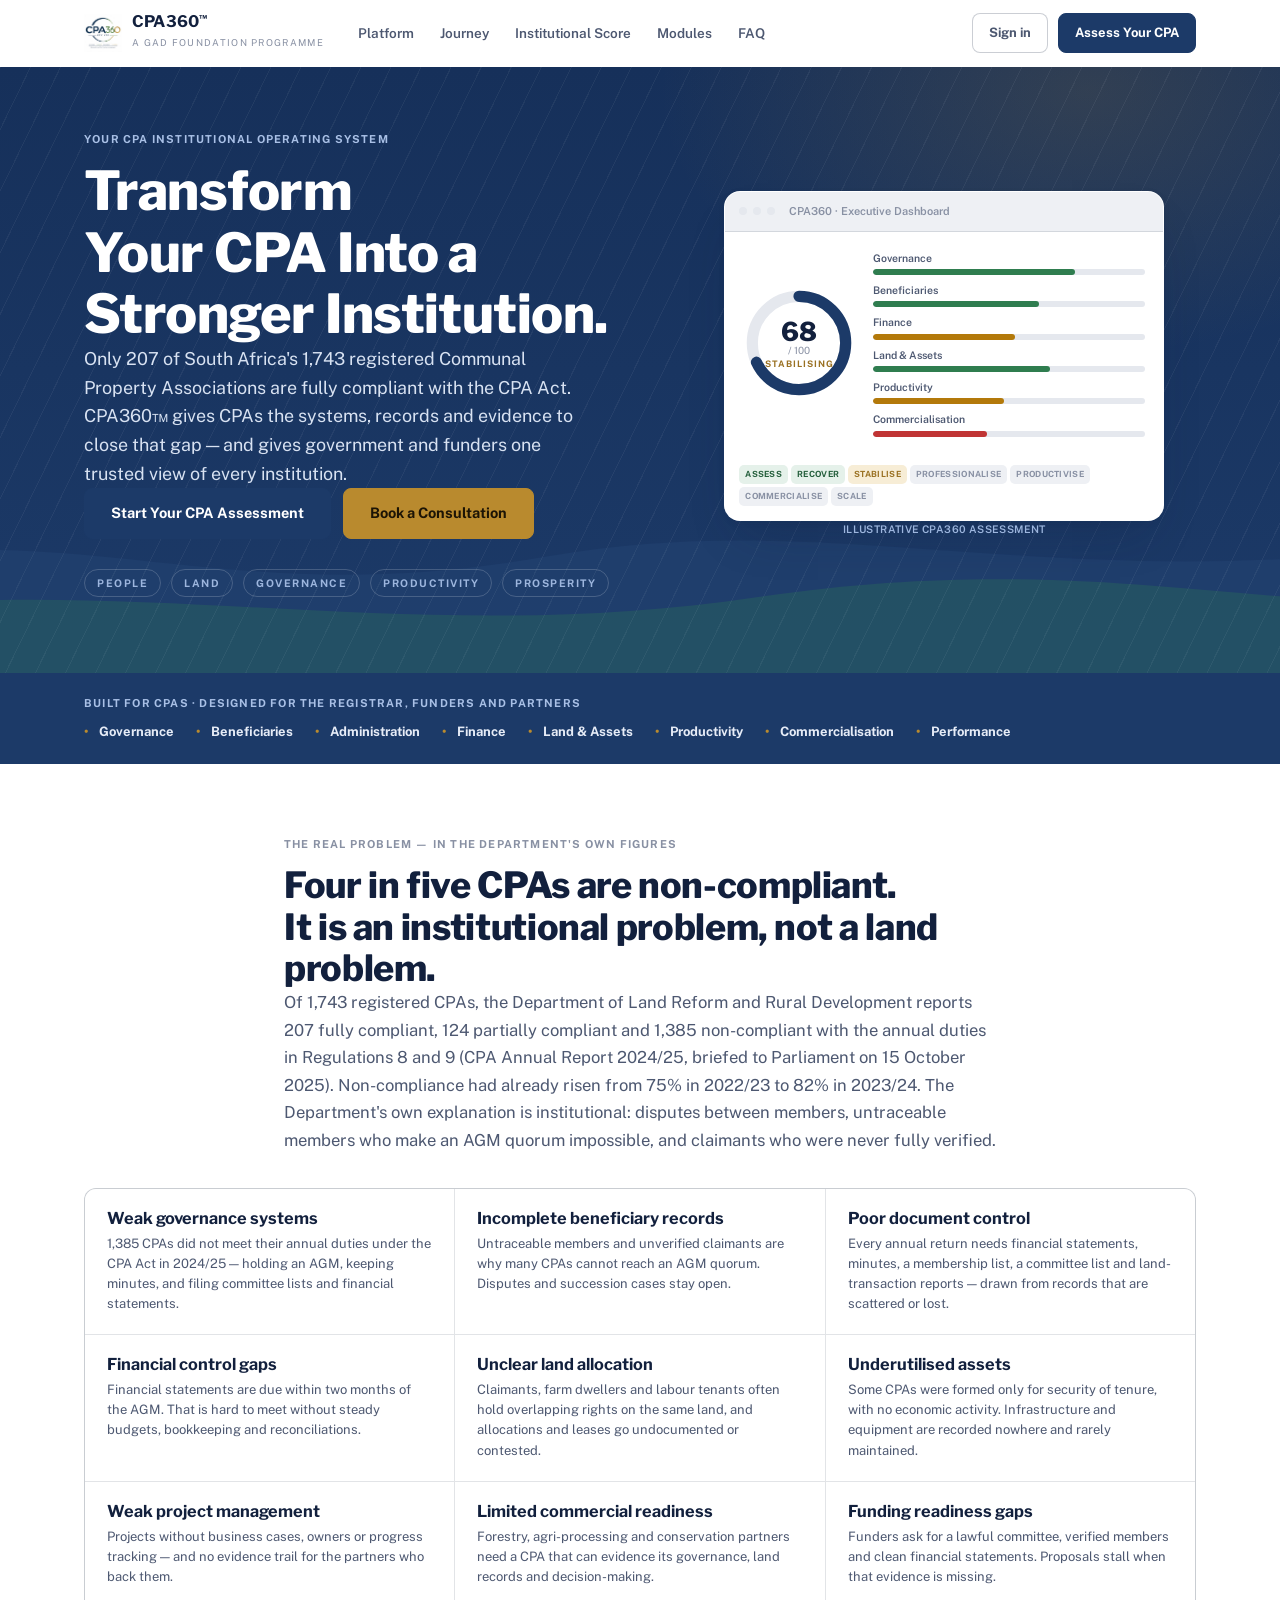
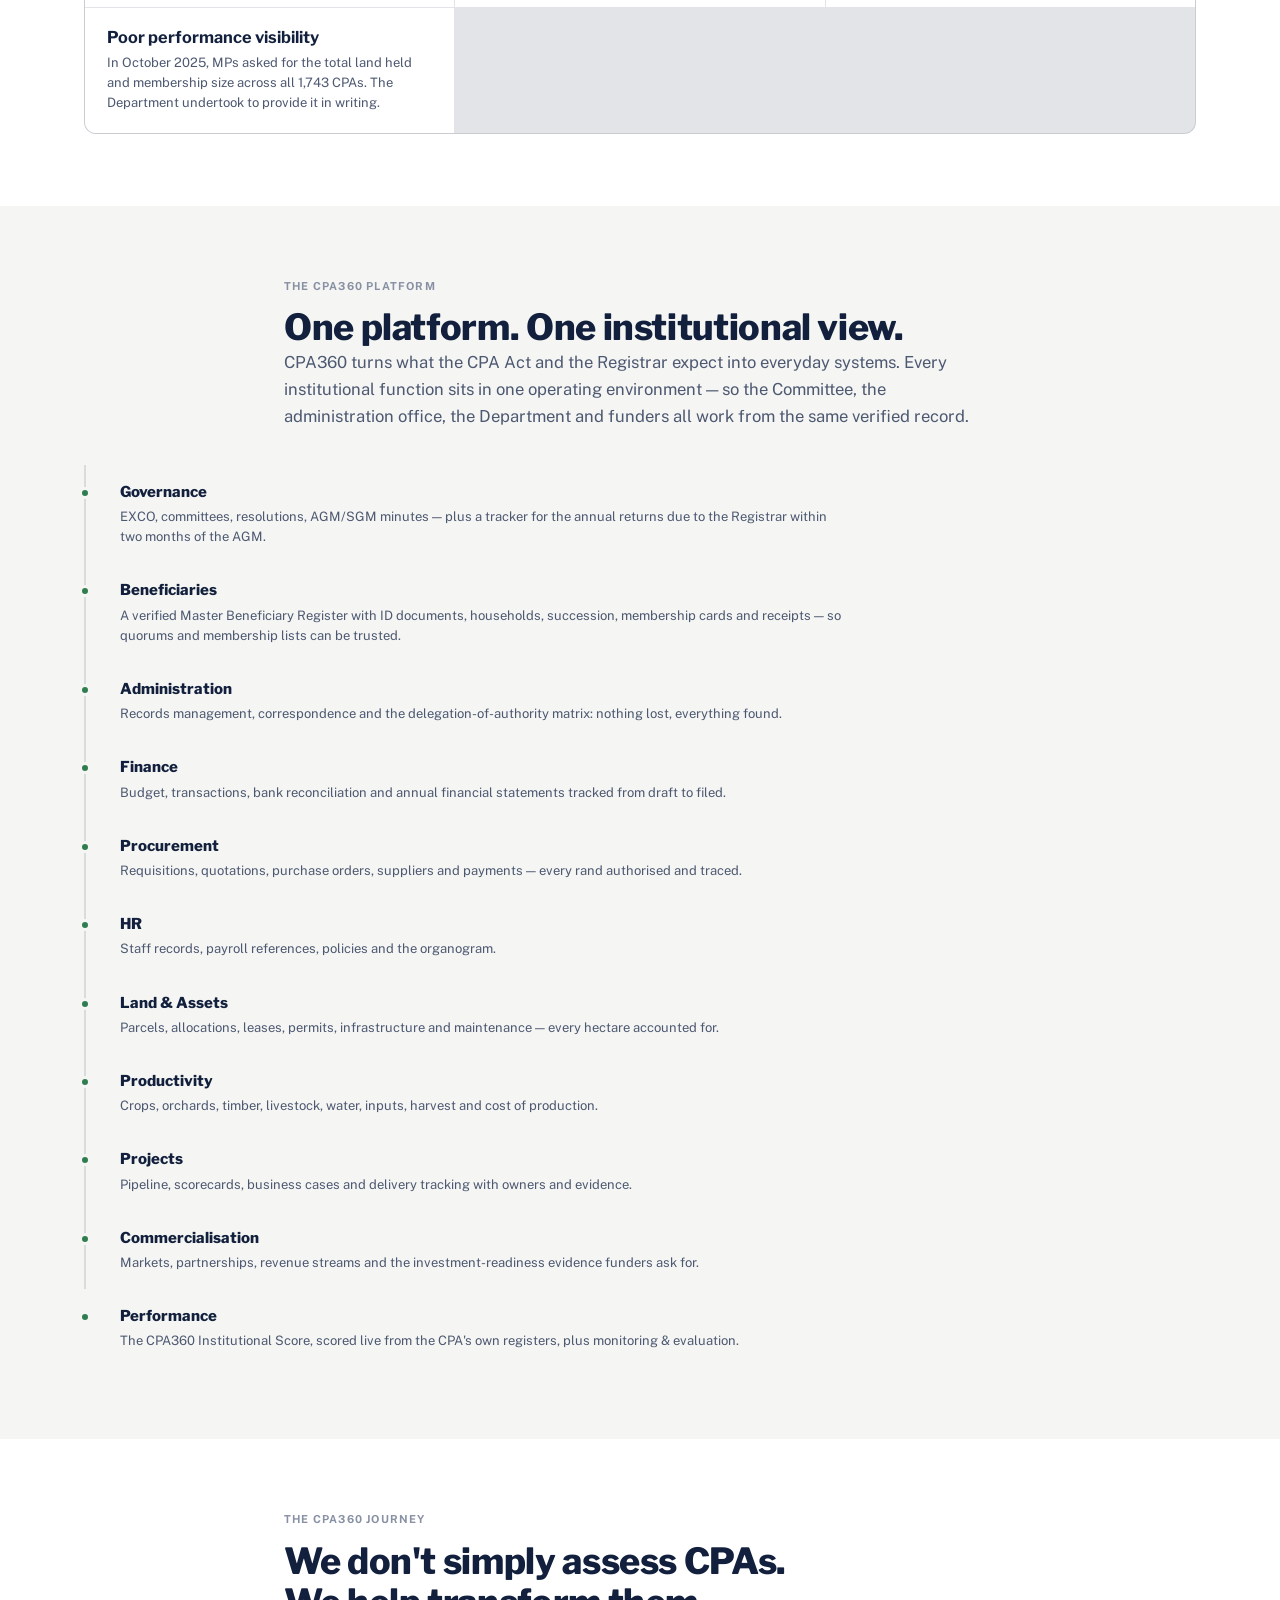
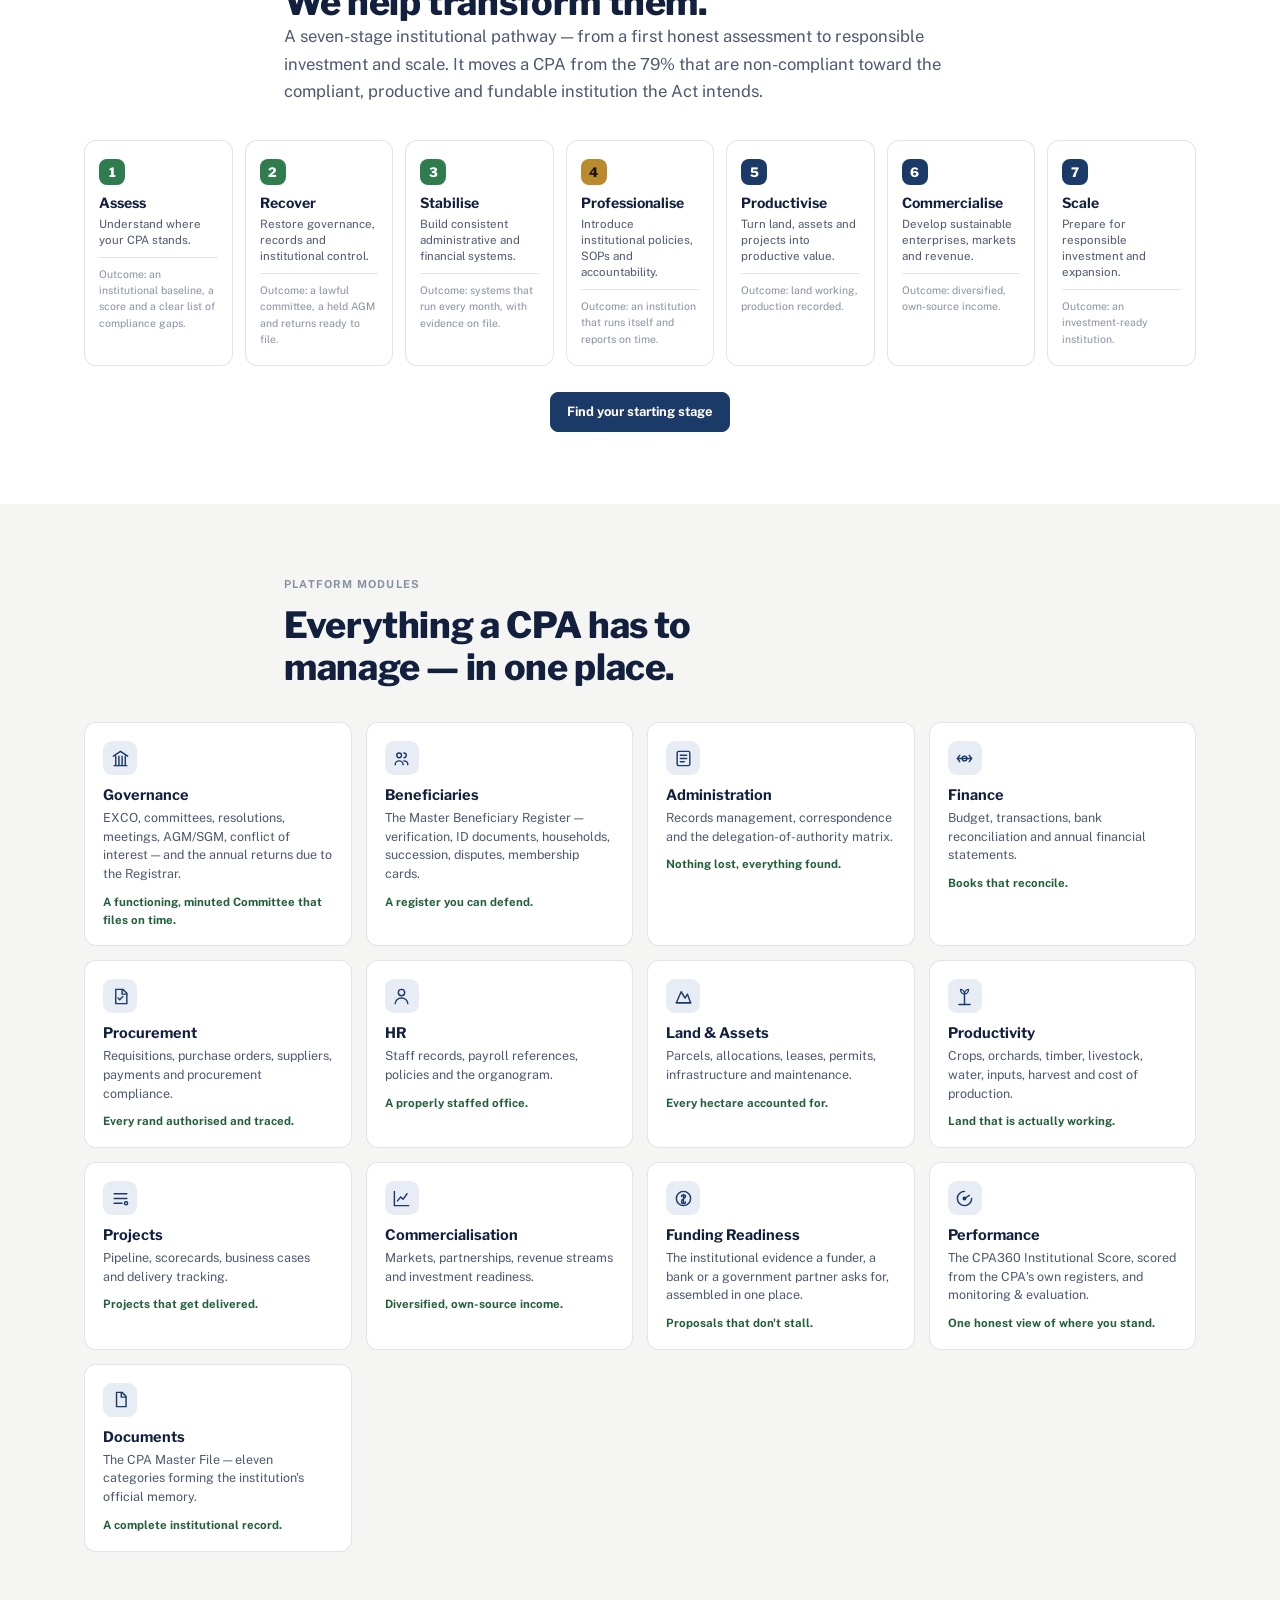
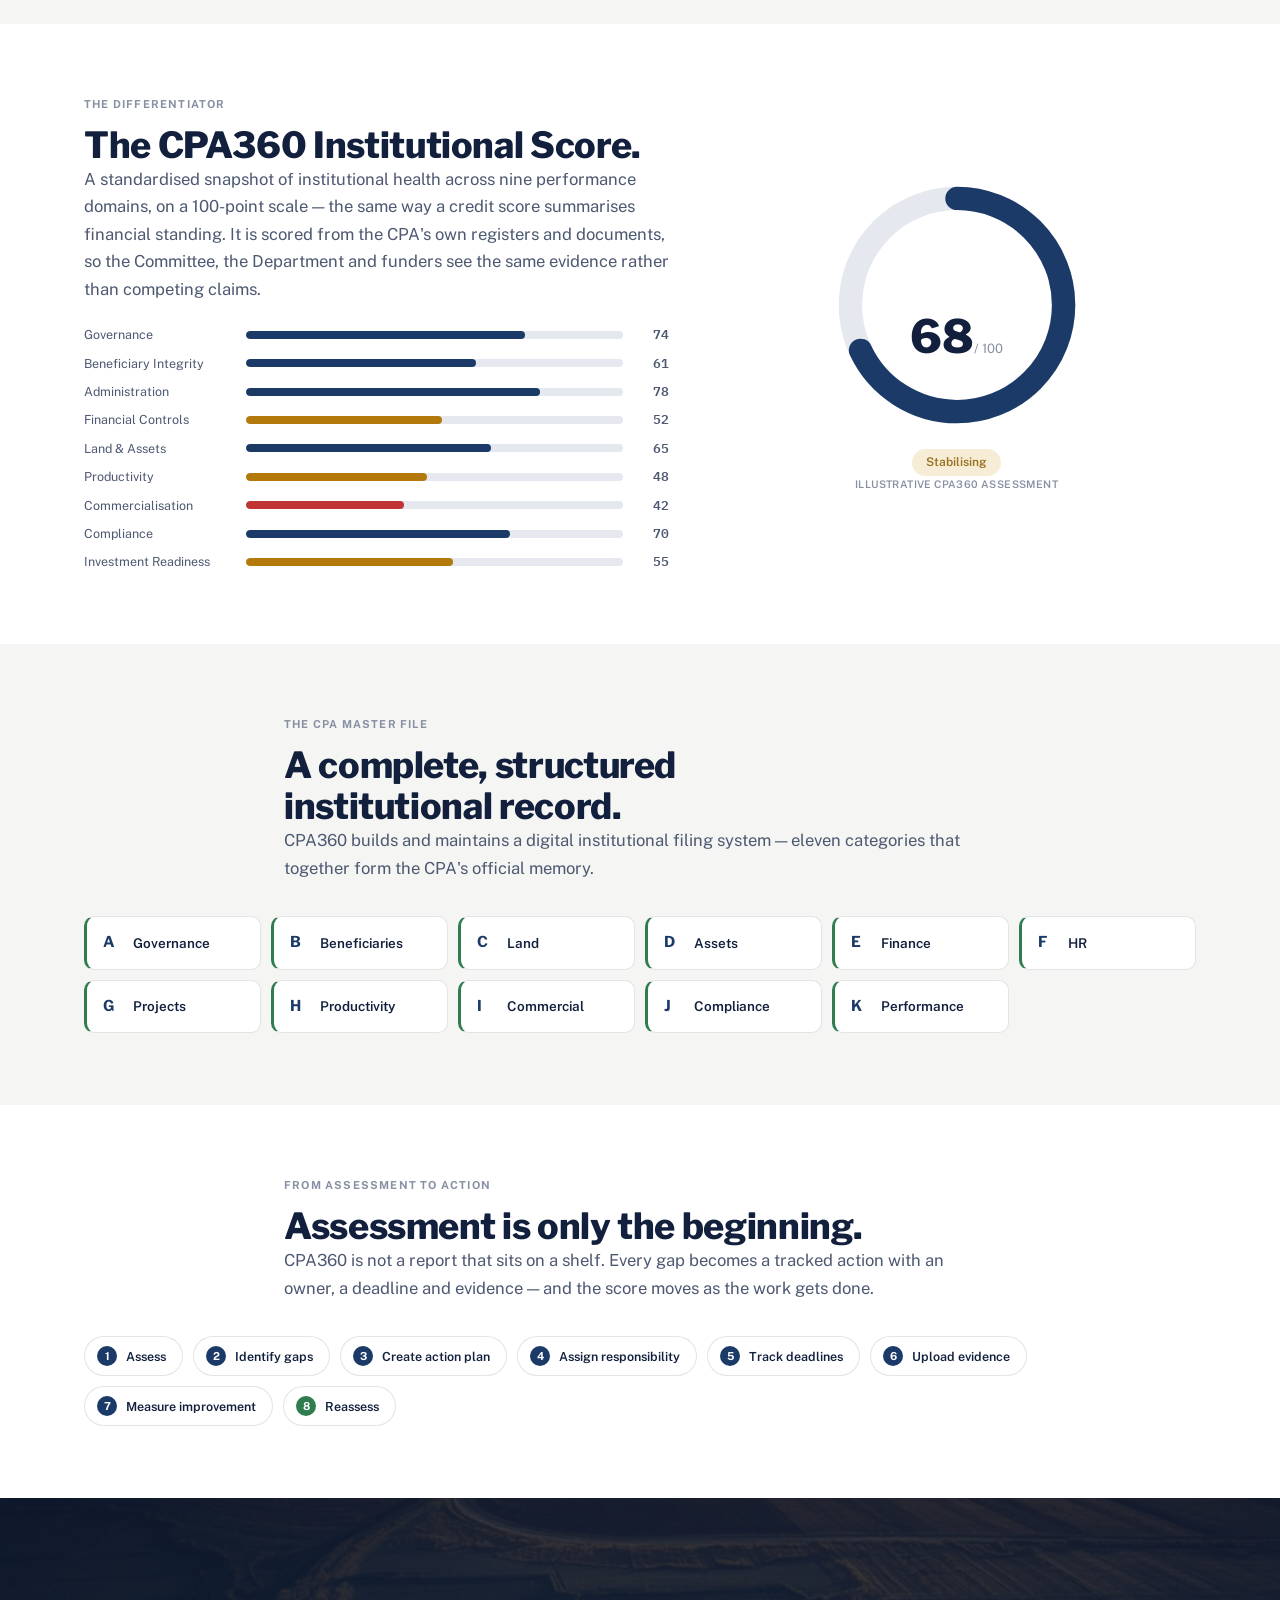
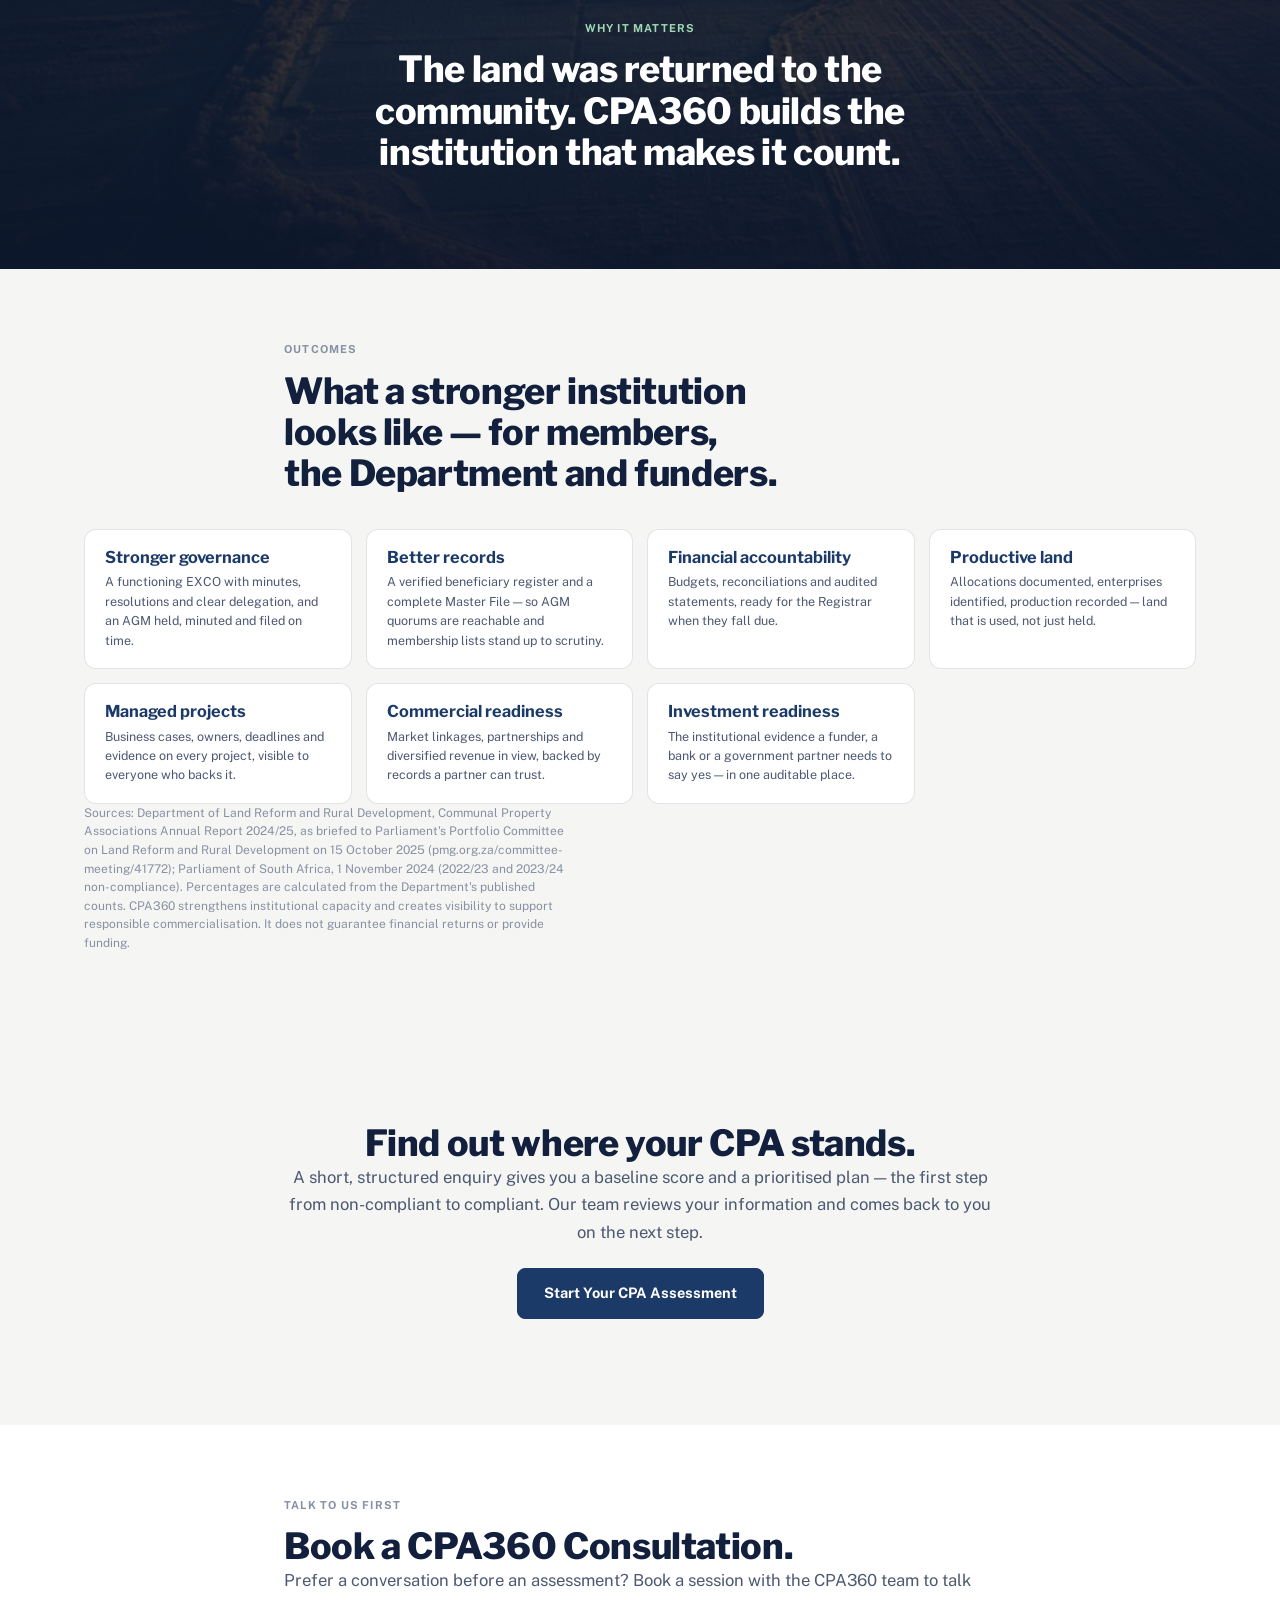
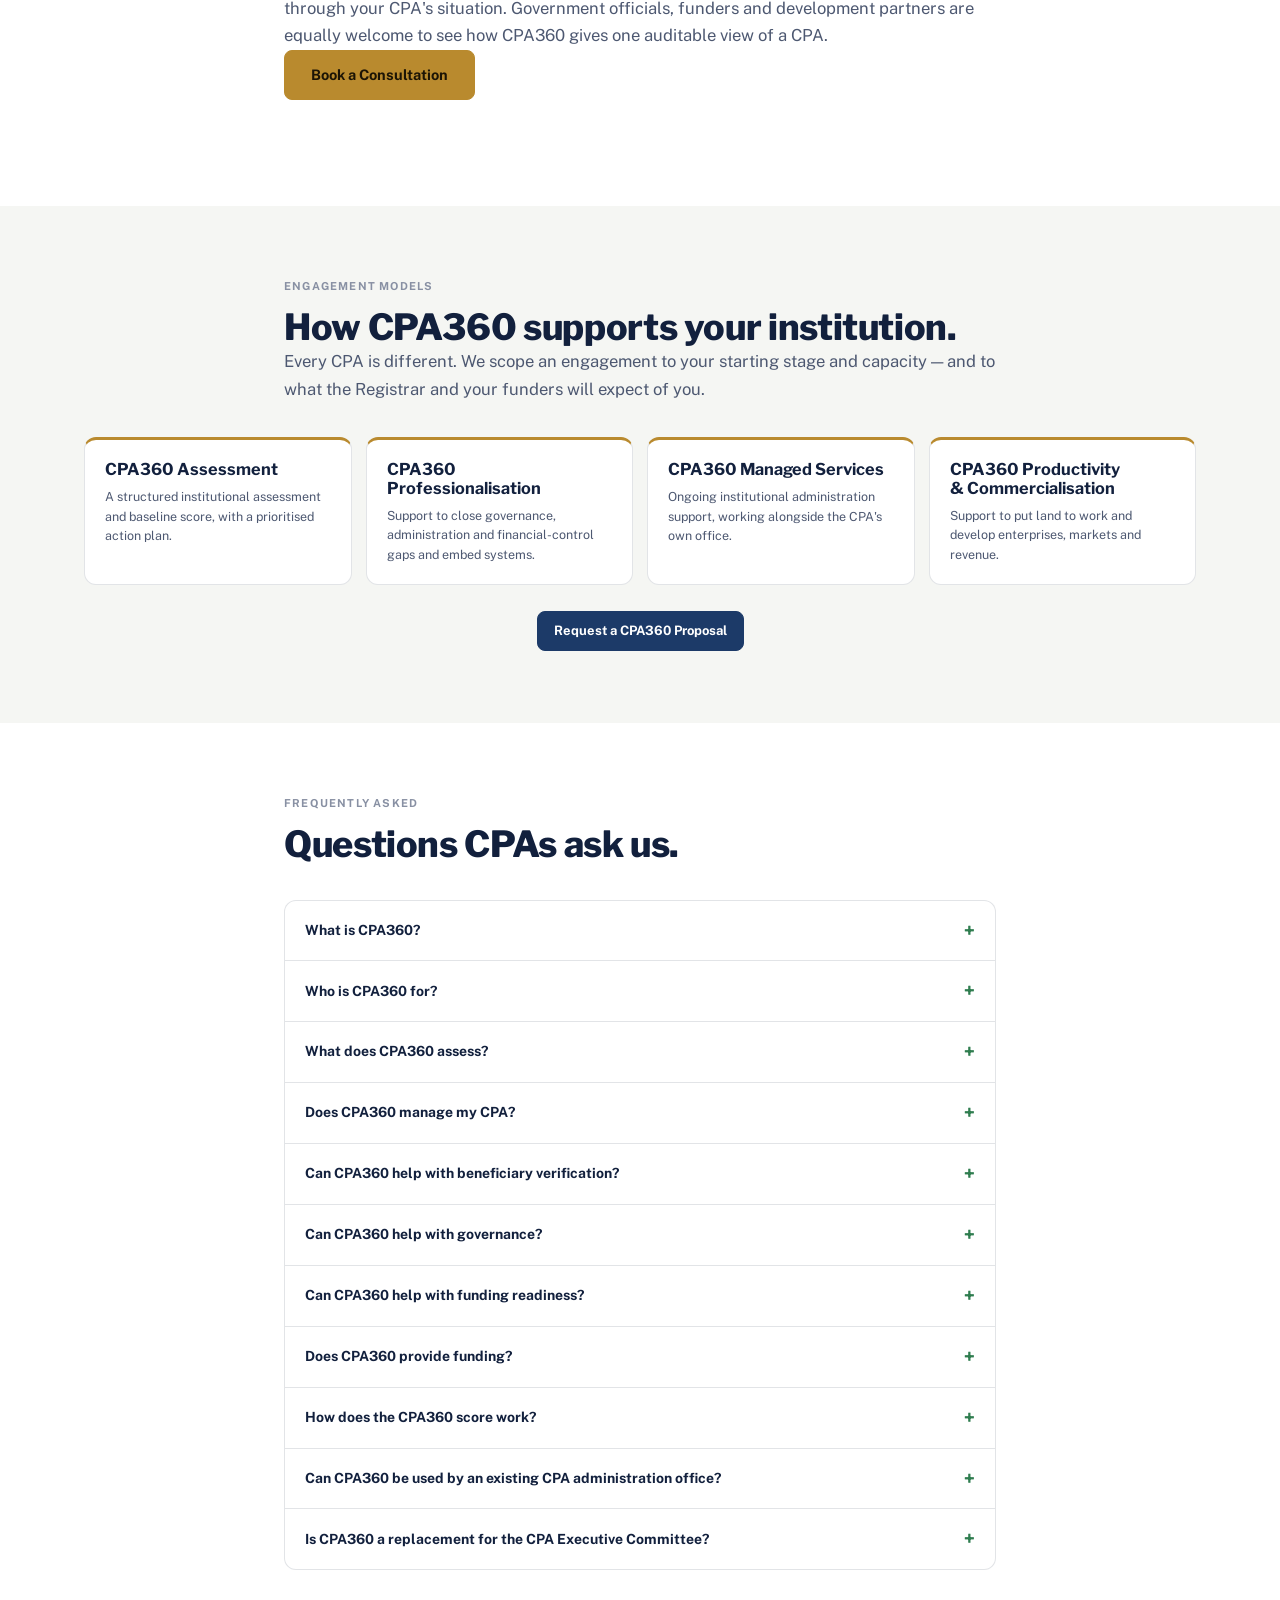
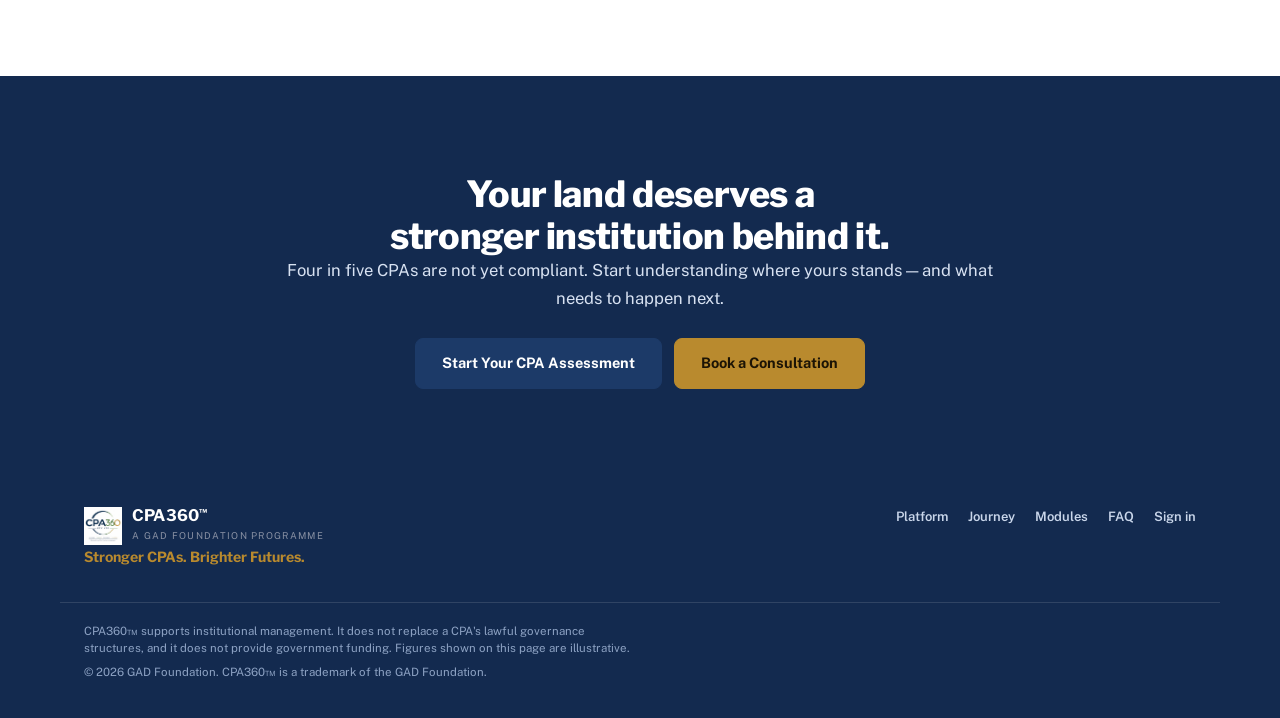
<file: index.html>
<!doctype html>
<html lang="en">
<head>
<meta charset="utf-8" />
<meta name="viewport" content="width=device-width, initial-scale=1" />
<title>CPA360™ — Your CPA Institutional Operating System</title>
<meta name="description" content="Only 207 of South Africa's 1,743 registered Communal Property Associations are fully compliant with the CPA Act. CPA360™ gives CPAs, government and funders one verified view of governance, beneficiaries, finance and land. A GAD Foundation Programme." />
<meta property="og:title" content="CPA360™ — Your CPA Institutional Operating System" />
<meta property="og:description" content="Four in five registered CPAs are non-compliant. CPA360 helps them recover: Assess → Recover → Stabilise → Professionalise → Productivise → Commercialise → Scale." />
<meta property="og:type" content="website" />
<link rel="icon" type="image/webp" href="./assets/logo-cpa360.webp" />
<link rel="preconnect" href="https://fonts.googleapis.com" />
<link rel="preconnect" href="https://fonts.gstatic.com" crossorigin />
<link rel="stylesheet" href="https://fonts.googleapis.com/css2?family=Libre+Franklin:wght@600;700;800&family=Public+Sans:wght@400;500;600;700&family=IBM+Plex+Mono:wght@500;600&display=swap" />
<link rel="stylesheet" href="./styles.css" />
<link rel="stylesheet" href="./landing.css" />
</head>
<body class="lp">

<a class="lp-skip" href="#lp-main">Skip to content</a>

<header class="lp-header" id="lp-header">
  <div class="lp-container lp-header-row">
    <a class="lp-brand" href="/">
      <span class="lp-brand-mark"><img src="./assets/logo-cpa360.webp" alt="CPA360"></span>
      <span class="lp-brand-txt"><b>CPA360<sup>™</sup></b><span>A GAD Foundation Programme</span></span>
    </a>
    <nav class="lp-nav" aria-label="Primary">
      <a href="#lp-solution">Platform</a>
      <a href="#lp-journey">Journey</a>
      <a href="#lp-score">Institutional Score</a>
      <a href="#lp-modules">Modules</a>
      <a href="#lp-faq">FAQ</a>
    </nav>
    <div class="lp-header-cta">
      <a class="btn" href="./app.html" id="lp-signin">Sign in</a>
      <button class="btn primary" data-open-form="assessment" type="button">Assess Your CPA</button>
    </div>
    <button class="lp-burger" id="lp-burger" aria-label="Open menu" aria-expanded="false" type="button">
      <span></span><span></span><span></span>
    </button>
  </div>
  <div class="lp-mobile-nav" id="lp-mobile-nav" hidden>
    <a href="#lp-solution">Platform</a>
    <a href="#lp-journey">Journey</a>
    <a href="#lp-score">Institutional Score</a>
    <a href="#lp-modules">Modules</a>
    <a href="#lp-faq">FAQ</a>
    <a href="./app.html">Sign in</a>
    <button class="btn primary" data-open-form="assessment" type="button">Assess Your CPA</button>
  </div>
</header>

<main id="lp-main">

  <!-- 1 · HERO -->
  <section class="lp-hero">
    <div class="lp-hero-bg" aria-hidden="true">
      <svg viewBox="0 0 1440 520" preserveAspectRatio="xMidYMax slice">
        <defs>
          <linearGradient id="sky" x1="0" y1="0" x2="0" y2="1">
            <stop offset="0" stop-color="#16305a"/><stop offset="1" stop-color="#1c3a68"/>
          </linearGradient>
        </defs>
        <rect width="1440" height="520" fill="url(#sky)"/>
        <path d="M0 430 C 240 380 360 470 640 420 C 900 375 1080 460 1440 405 L1440 520 L0 520 Z" fill="#22406f" opacity=".7"/>
        <path d="M0 470 C 280 430 520 500 820 455 C 1120 410 1280 480 1440 450 L1440 520 L0 520 Z" fill="#2f7d4f" opacity=".28"/>
      </svg>
    </div>
    <div class="lp-container lp-hero-grid">
      <div class="lp-hero-copy">
        <p class="eyebrow lp-hero-eyebrow">Your CPA Institutional Operating System</p>
        <h1>Transform Your CPA Into a Stronger Institution.</h1>
        <p class="lp-lead">Only 207 of South Africa's 1,743 registered Communal Property Associations are fully compliant with the CPA Act. CPA360™ gives CPAs the systems, records and evidence to close that gap — and gives government and funders one trusted view of every institution.</p>
        <div class="lp-hero-cta">
          <button class="btn primary lg" data-open-form="assessment" type="button">Start Your CPA Assessment</button>
          <button class="btn gold lg" data-consult type="button">Book a Consultation</button>
        </div>
        <ul class="lp-hero-pillars">
          <li>People</li><li>Land</li><li>Governance</li><li>Productivity</li><li>Prosperity</li>
        </ul>
      </div>
      <div class="lp-hero-visual" aria-label="Illustrative CPA360 dashboard">
        <div class="lp-mock">
          <div class="lp-mock-top"><span class="dot"></span><span class="dot"></span><span class="dot"></span>
            <span class="lp-mock-title">CPA360 · Executive Dashboard</span></div>
          <div class="lp-mock-body">
            <div class="lp-mock-score">
              <svg viewBox="0 0 120 120" class="lp-ring">
                <circle cx="60" cy="60" r="50" fill="none" stroke="var(--surface-3)" stroke-width="12"/>
                <circle cx="60" cy="60" r="50" fill="none" stroke="var(--brand)" stroke-width="12" stroke-linecap="round"
                  stroke-dasharray="214 314" transform="rotate(-90 60 60)"/>
              </svg>
              <div class="lp-mock-score-txt"><b>68</b><span>/ 100</span><em>Stabilising</em></div>
            </div>
            <div class="lp-mock-bars">
              <div class="lp-mb"><span>Governance</span><i style="--v:74%"></i></div>
              <div class="lp-mb"><span>Beneficiaries</span><i style="--v:61%"></i></div>
              <div class="lp-mb"><span>Finance</span><i style="--v:52%;--c:var(--status-warning)"></i></div>
              <div class="lp-mb"><span>Land &amp; Assets</span><i style="--v:65%"></i></div>
              <div class="lp-mb"><span>Productivity</span><i style="--v:48%;--c:var(--status-warning)"></i></div>
              <div class="lp-mb"><span>Commercialisation</span><i style="--v:42%;--c:var(--status-critical)"></i></div>
            </div>
          </div>
          <div class="lp-mock-journey">
            <span class="done">Assess</span><span class="done">Recover</span><span class="cur">Stabilise</span><span>Professionalise</span><span>Productivise</span><span>Commercialise</span><span>Scale</span>
          </div>
        </div>
        <p class="lp-illus">Illustrative CPA360 assessment</p>
      </div>
    </div>
  </section>

  <!-- 2 · CREDIBILITY STRIP -->
  <section class="lp-strip">
    <div class="lp-container">
      <p class="eyebrow">Built for CPAs · Designed for the Registrar, funders and partners</p>
      <ul class="lp-strip-list">
        <li>Governance</li><li>Beneficiaries</li><li>Administration</li><li>Finance</li>
        <li>Land &amp; Assets</li><li>Productivity</li><li>Commercialisation</li><li>Performance</li>
      </ul>
    </div>
  </section>

  <!-- 3 · THE PROBLEM -->
  <section class="lp-section" id="lp-problem">
    <div class="lp-container lp-narrow">
      <p class="eyebrow">The real problem — in the Department's own figures</p>
      <h2>Four in five CPAs are non-compliant.<br>It is an institutional problem, not a land problem.</h2>
      <p class="lp-sub">Of 1,743 registered CPAs, the Department of Land Reform and Rural Development reports 207 fully compliant, 124 partially compliant and 1,385 non-compliant with the annual duties in Regulations 8 and 9 (CPA Annual Report 2024/25, briefed to Parliament on 15 October 2025). Non-compliance had already risen from 75% in 2022/23 to 82% in 2023/24. The Department's own explanation is institutional: disputes between members, untraceable members who make an AGM quorum impossible, and claimants who were never fully verified.</p>
    </div>
    <div class="lp-container">
      <ul class="lp-problem-grid">
        <li><h3>Weak governance systems</h3><p>1,385 CPAs did not meet their annual duties under the CPA Act in 2024/25 — holding an AGM, keeping minutes, and filing committee lists and financial statements.</p></li>
        <li><h3>Incomplete beneficiary records</h3><p>Untraceable members and unverified claimants are why many CPAs cannot reach an AGM quorum. Disputes and succession cases stay open.</p></li>
        <li><h3>Poor document control</h3><p>Every annual return needs financial statements, minutes, a membership list, a committee list and land-transaction reports — drawn from records that are scattered or lost.</p></li>
        <li><h3>Financial control gaps</h3><p>Financial statements are due within two months of the AGM. That is hard to meet without steady budgets, bookkeeping and reconciliations.</p></li>
        <li><h3>Unclear land allocation</h3><p>Claimants, farm dwellers and labour tenants often hold overlapping rights on the same land, and allocations and leases go undocumented or contested.</p></li>
        <li><h3>Underutilised assets</h3><p>Some CPAs were formed only for security of tenure, with no economic activity. Infrastructure and equipment are recorded nowhere and rarely maintained.</p></li>
        <li><h3>Weak project management</h3><p>Projects without business cases, owners or progress tracking — and no evidence trail for the partners who back them.</p></li>
        <li><h3>Limited commercial readiness</h3><p>Forestry, agri-processing and conservation partners need a CPA that can evidence its governance, land records and decision-making.</p></li>
        <li><h3>Funding readiness gaps</h3><p>Funders ask for a lawful committee, verified members and clean financial statements. Proposals stall when that evidence is missing.</p></li>
        <li><h3>Poor performance visibility</h3><p>In October 2025, MPs asked for the total land held and membership size across all 1,743 CPAs. The Department undertook to provide it in writing.</p></li>
      </ul>
    </div>
  </section>

  <!-- 4 · THE SOLUTION -->
  <section class="lp-section lp-tint" id="lp-solution">
    <div class="lp-container lp-narrow">
      <p class="eyebrow">The CPA360 platform</p>
      <h2>One platform. One institutional view.</h2>
      <p class="lp-sub">CPA360 turns what the CPA Act and the Registrar expect into everyday systems. Every institutional function sits in one operating environment — so the Committee, the administration office, the Department and funders all work from the same verified record.</p>
    </div>
    <div class="lp-container">
      <ol class="lp-stack">
        <li><span>Governance</span><p>EXCO, committees, resolutions, AGM/SGM minutes — plus a tracker for the annual returns due to the Registrar within two months of the AGM.</p></li>
        <li><span>Beneficiaries</span><p>A verified Master Beneficiary Register with ID documents, households, succession, membership cards and receipts — so quorums and membership lists can be trusted.</p></li>
        <li><span>Administration</span><p>Records management, correspondence and the delegation-of-authority matrix: nothing lost, everything found.</p></li>
        <li><span>Finance</span><p>Budget, transactions, bank reconciliation and annual financial statements tracked from draft to filed.</p></li>
        <li><span>Procurement</span><p>Requisitions, quotations, purchase orders, suppliers and payments — every rand authorised and traced.</p></li>
        <li><span>HR</span><p>Staff records, payroll references, policies and the organogram.</p></li>
        <li><span>Land &amp; Assets</span><p>Parcels, allocations, leases, permits, infrastructure and maintenance — every hectare accounted for.</p></li>
        <li><span>Productivity</span><p>Crops, orchards, timber, livestock, water, inputs, harvest and cost of production.</p></li>
        <li><span>Projects</span><p>Pipeline, scorecards, business cases and delivery tracking with owners and evidence.</p></li>
        <li><span>Commercialisation</span><p>Markets, partnerships, revenue streams and the investment-readiness evidence funders ask for.</p></li>
        <li><span>Performance</span><p>The CPA360 Institutional Score, scored live from the CPA's own registers, plus monitoring &amp; evaluation.</p></li>
      </ol>
    </div>
  </section>

  <!-- 5 · JOURNEY -->
  <section class="lp-section" id="lp-journey">
    <div class="lp-container lp-narrow">
      <p class="eyebrow">The CPA360 Journey</p>
      <h2>We don't simply assess CPAs. We help transform them.</h2>
      <p class="lp-sub">A seven-stage institutional pathway — from a first honest assessment to responsible investment and scale. It moves a CPA from the 79% that are non-compliant toward the compliant, productive and fundable institution the Act intends.</p>
    </div>
    <div class="lp-container">
      <ol class="lp-journey" id="lp-journey-track">
        <li><span class="n">1</span><h3>Assess</h3><p>Understand where your CPA stands.</p><em>Outcome: an institutional baseline, a score and a clear list of compliance gaps.</em></li>
        <li><span class="n">2</span><h3>Recover</h3><p>Restore governance, records and institutional control.</p><em>Outcome: a lawful committee, a held AGM and returns ready to file.</em></li>
        <li><span class="n">3</span><h3>Stabilise</h3><p>Build consistent administrative and financial systems.</p><em>Outcome: systems that run every month, with evidence on file.</em></li>
        <li><span class="n">4</span><h3>Professionalise</h3><p>Introduce institutional policies, SOPs and accountability.</p><em>Outcome: an institution that runs itself and reports on time.</em></li>
        <li><span class="n">5</span><h3>Productivise</h3><p>Turn land, assets and projects into productive value.</p><em>Outcome: land working, production recorded.</em></li>
        <li><span class="n">6</span><h3>Commercialise</h3><p>Develop sustainable enterprises, markets and revenue.</p><em>Outcome: diversified, own-source income.</em></li>
        <li><span class="n">7</span><h3>Scale</h3><p>Prepare for responsible investment and expansion.</p><em>Outcome: an investment-ready institution.</em></li>
      </ol>
      <div class="lp-center"><button class="btn primary" data-open-form="assessment" type="button">Find your starting stage</button></div>
    </div>
  </section>

  <!-- 6 · MODULES -->
  <section class="lp-section lp-tint" id="lp-modules">
    <div class="lp-container lp-narrow">
      <p class="eyebrow">Platform modules</p>
      <h2>Everything a CPA has to manage — in one place.</h2>
    </div>
    <div class="lp-container">
      <div class="lp-modules" id="lp-modules-grid"><!-- injected --></div>
    </div>
  </section>

  <!-- 7 · INSTITUTIONAL SCORE -->
  <section class="lp-section" id="lp-score">
    <div class="lp-container lp-score-grid">
      <div>
        <p class="eyebrow">The differentiator</p>
        <h2>The CPA360 Institutional Score.</h2>
        <p class="lp-sub">A standardised snapshot of institutional health across nine performance domains, on a 100-point scale — the same way a credit score summarises financial standing. It is scored from the CPA's own registers and documents, so the Committee, the Department and funders see the same evidence rather than competing claims.</p>
        <ul class="lp-score-domains">
          <li><span>Governance</span><i style="--v:74%"></i><b>74</b></li>
          <li><span>Beneficiary Integrity</span><i style="--v:61%"></i><b>61</b></li>
          <li><span>Administration</span><i style="--v:78%"></i><b>78</b></li>
          <li><span>Financial Controls</span><i style="--v:52%;--c:var(--status-warning)"></i><b>52</b></li>
          <li><span>Land &amp; Assets</span><i style="--v:65%"></i><b>65</b></li>
          <li><span>Productivity</span><i style="--v:48%;--c:var(--status-warning)"></i><b>48</b></li>
          <li><span>Commercialisation</span><i style="--v:42%;--c:var(--status-critical)"></i><b>42</b></li>
          <li><span>Compliance</span><i style="--v:70%"></i><b>70</b></li>
          <li><span>Investment Readiness</span><i style="--v:55%;--c:var(--status-warning)"></i><b>55</b></li>
        </ul>
      </div>
      <div class="lp-score-ring-wrap">
        <svg viewBox="0 0 200 200" class="lp-score-ring">
          <circle cx="100" cy="100" r="82" fill="none" stroke="var(--surface-3)" stroke-width="18"/>
          <circle cx="100" cy="100" r="82" fill="none" stroke="var(--brand)" stroke-width="18" stroke-linecap="round"
            stroke-dasharray="350 515" transform="rotate(-90 100 100)"/>
        </svg>
        <div class="lp-score-ring-txt"><b>68</b><span>/ 100</span></div>
        <div class="badge gold lp-score-band">Stabilising</div>
        <p class="lp-illus">Illustrative CPA360 assessment</p>
      </div>
    </div>
  </section>

  <!-- 8 · MASTER FILE -->
  <section class="lp-section lp-tint" id="lp-masterfile">
    <div class="lp-container lp-narrow">
      <p class="eyebrow">The CPA Master File</p>
      <h2>A complete, structured institutional record.</h2>
      <p class="lp-sub">CPA360 builds and maintains a digital institutional filing system — eleven categories that together form the CPA's official memory.</p>
    </div>
    <div class="lp-container">
      <ul class="lp-masterfile">
        <li><b>A</b> Governance</li><li><b>B</b> Beneficiaries</li><li><b>C</b> Land</li>
        <li><b>D</b> Assets</li><li><b>E</b> Finance</li><li><b>F</b> HR</li>
        <li><b>G</b> Projects</li><li><b>H</b> Productivity</li><li><b>I</b> Commercial</li>
        <li><b>J</b> Compliance</li><li><b>K</b> Performance</li>
      </ul>
    </div>
  </section>

  <!-- 9 · ASSESSMENT TO ACTION -->
  <section class="lp-section" id="lp-action">
    <div class="lp-container lp-narrow">
      <p class="eyebrow">From assessment to action</p>
      <h2>Assessment is only the beginning.</h2>
      <p class="lp-sub">CPA360 is not a report that sits on a shelf. Every gap becomes a tracked action with an owner, a deadline and evidence — and the score moves as the work gets done.</p>
    </div>
    <div class="lp-container">
      <ol class="lp-loop">
        <li>Assess</li><li>Identify gaps</li><li>Create action plan</li><li>Assign responsibility</li>
        <li>Track deadlines</li><li>Upload evidence</li><li>Measure improvement</li><li>Reassess</li>
      </ol>
    </div>
  </section>

  <!-- photographic band -->
  <section class="lp-band" id="lp-band">
    <div class="lp-container lp-narrow lp-center">
      <p class="eyebrow">Why it matters</p>
      <h2>The land was returned to the community. CPA360 builds the institution that makes it count.</h2>
    </div>
  </section>

  <!-- 10 · OUTCOMES -->
  <section class="lp-section lp-tint" id="lp-outcomes">
    <div class="lp-container lp-narrow">
      <p class="eyebrow">Outcomes</p>
      <h2>What a stronger institution looks like — for members, the Department and funders.</h2>
    </div>
    <div class="lp-container">
      <ul class="lp-outcomes">
        <li><h3>Stronger governance</h3><p>A functioning EXCO with minutes, resolutions and clear delegation, and an AGM held, minuted and filed on time.</p></li>
        <li><h3>Better records</h3><p>A verified beneficiary register and a complete Master File — so AGM quorums are reachable and membership lists stand up to scrutiny.</p></li>
        <li><h3>Financial accountability</h3><p>Budgets, reconciliations and audited statements, ready for the Registrar when they fall due.</p></li>
        <li><h3>Productive land</h3><p>Allocations documented, enterprises identified, production recorded — land that is used, not just held.</p></li>
        <li><h3>Managed projects</h3><p>Business cases, owners, deadlines and evidence on every project, visible to everyone who backs it.</p></li>
        <li><h3>Commercial readiness</h3><p>Market linkages, partnerships and diversified revenue in view, backed by records a partner can trust.</p></li>
        <li><h3>Investment readiness</h3><p>The institutional evidence a funder, a bank or a government partner needs to say yes — in one auditable place.</p></li>
      </ul>
      <p class="lp-fineprint">Sources: Department of Land Reform and Rural Development, Communal Property Associations Annual Report 2024/25, as briefed to Parliament's Portfolio Committee on Land Reform and Rural Development on 15 October 2025 (pmg.org.za/committee-meeting/41772); Parliament of South Africa, 1 November 2024 (2022/23 and 2023/24 non-compliance). Percentages are calculated from the Department's published counts. CPA360 strengthens institutional capacity and creates visibility to support responsible commercialisation. It does not guarantee financial returns or provide funding.</p>
    </div>
  </section>

  <!-- 11 · LEAD CAPTURE -->
  <section class="lp-section lp-cta-band" id="lp-assess">
    <div class="lp-container lp-narrow lp-center">
      <h2>Find out where your CPA stands.</h2>
      <p class="lp-sub">A short, structured enquiry gives you a baseline score and a prioritised plan — the first step from non-compliant to compliant. Our team reviews your information and comes back to you on the next step.</p>
      <button class="btn primary lg" data-open-form="assessment" type="button">Start Your CPA Assessment</button>
    </div>
  </section>

  <!-- 12 · CONSULTATION -->
  <section class="lp-section" id="lp-consult">
    <div class="lp-container lp-narrow">
      <p class="eyebrow">Talk to us first</p>
      <h2>Book a CPA360 Consultation.</h2>
      <p class="lp-sub">Prefer a conversation before an assessment? Book a session with the CPA360 team to talk through your CPA's situation. Government officials, funders and development partners are equally welcome to see how CPA360 gives one auditable view of a CPA.</p>
      <div id="lp-consult-slot"><button class="btn gold lg" data-consult type="button">Book a Consultation</button></div>
    </div>
  </section>

  <!-- 13 · SERVICES / PROPOSAL -->
  <section class="lp-section lp-tint" id="lp-services">
    <div class="lp-container lp-narrow">
      <p class="eyebrow">Engagement models</p>
      <h2>How CPA360 supports your institution.</h2>
      <p class="lp-sub">Every CPA is different. We scope an engagement to your starting stage and capacity — and to what the Registrar and your funders will expect of you.</p>
    </div>
    <div class="lp-container">
      <ul class="lp-services">
        <li><h3>CPA360 Assessment</h3><p>A structured institutional assessment and baseline score, with a prioritised action plan.</p></li>
        <li><h3>CPA360 Professionalisation</h3><p>Support to close governance, administration and financial-control gaps and embed systems.</p></li>
        <li><h3>CPA360 Managed Services</h3><p>Ongoing institutional administration support, working alongside the CPA's own office.</p></li>
        <li><h3>CPA360 Productivity &amp; Commercialisation</h3><p>Support to put land to work and develop enterprises, markets and revenue.</p></li>
      </ul>
      <div class="lp-center"><button class="btn primary" data-open-form="proposal" type="button">Request a CPA360 Proposal</button></div>
    </div>
  </section>

  <!-- 14 · FAQ -->
  <section class="lp-section" id="lp-faq">
    <div class="lp-container lp-narrow">
      <p class="eyebrow">Frequently asked</p>
      <h2>Questions CPAs ask us.</h2>
    </div>
    <div class="lp-container lp-narrow">
      <div class="lp-faq" id="lp-faq-list"><!-- injected --></div>
    </div>
  </section>

  <!-- 15 · FINAL CTA -->
  <section class="lp-final">
    <div class="lp-container lp-narrow lp-center">
      <h2>Your land deserves a stronger institution behind it.</h2>
      <p class="lp-sub">Four in five CPAs are not yet compliant. Start understanding where yours stands — and what needs to happen next.</p>
      <div class="lp-hero-cta lp-center">
        <button class="btn primary lg" data-open-form="assessment" type="button">Start Your CPA Assessment</button>
        <button class="btn gold lg" data-consult type="button">Book a Consultation</button>
      </div>
    </div>
  </section>

</main>

<footer class="lp-footer">
  <div class="lp-container lp-footer-row">
    <div>
      <div class="lp-brand">
        <span class="lp-brand-mark"><img src="./assets/logo-cpa360.webp" alt="CPA360"></span>
        <span class="lp-brand-txt"><b>CPA360<sup>™</sup></b><span>A GAD Foundation Programme</span></span>
      </div>
      <p class="lp-footer-tag">Stronger CPAs. Brighter Futures.</p>
    </div>
    <nav class="lp-footer-nav" aria-label="Footer">
      <a href="#lp-solution">Platform</a>
      <a href="#lp-journey">Journey</a>
      <a href="#lp-modules">Modules</a>
      <a href="#lp-faq">FAQ</a>
      <a href="./app.html">Sign in</a>
    </nav>
  </div>
  <div class="lp-container lp-footer-fine">
    <p>CPA360™ supports institutional management. It does not replace a CPA's lawful governance structures, and it does not provide government funding. Figures shown on this page are illustrative.</p>
    <p>© <span id="lp-year">2026</span> GAD Foundation. CPA360™ is a trademark of the GAD Foundation.</p>
  </div>
</footer>

<!-- LEAD FORM MODAL -->
<div class="lp-modal" id="lp-form-modal" hidden>
  <div class="lp-modal-scrim" data-close-form></div>
  <div class="lp-modal-card" role="dialog" aria-modal="true" aria-labelledby="lp-form-title">
    <button class="lp-modal-x" aria-label="Close" data-close-form type="button">&times;</button>
    <div class="lp-form-head">
      <p class="eyebrow" id="lp-form-eyebrow">CPA360 Assessment enquiry</p>
      <h3 id="lp-form-title">Find out where your CPA stands.</h3>
      <div class="lp-form-progress" id="lp-form-progress" aria-hidden="true"></div>
    </div>
    <form id="lp-form" novalidate>
      <input type="text" name="hp" id="lp-hp" tabindex="-1" autocomplete="off" aria-hidden="true" />
      <div class="lp-form-body" id="lp-form-body"><!-- steps injected --></div>
      <div class="lp-form-foot">
        <button class="btn" type="button" id="lp-form-back" hidden>Back</button>
        <button class="btn primary" type="button" id="lp-form-next">Next</button>
      </div>
      <p class="lp-form-msg" id="lp-form-msg" role="status"></p>
    </form>
    <div class="lp-form-done" id="lp-form-done" hidden>
      <div class="lp-form-done-mark" aria-hidden="true">✓</div>
      <h3>Thank you. Your CPA360 enquiry has been received.</h3>
      <p>Our team will review your information and contact you regarding the next step.</p>
      <button class="btn primary" type="button" data-close-form>Done</button>
    </div>
  </div>
</div>

<script src="./config.js"></script>
<script src="./src/landing.js"></script>
</body>
</html>
</file>
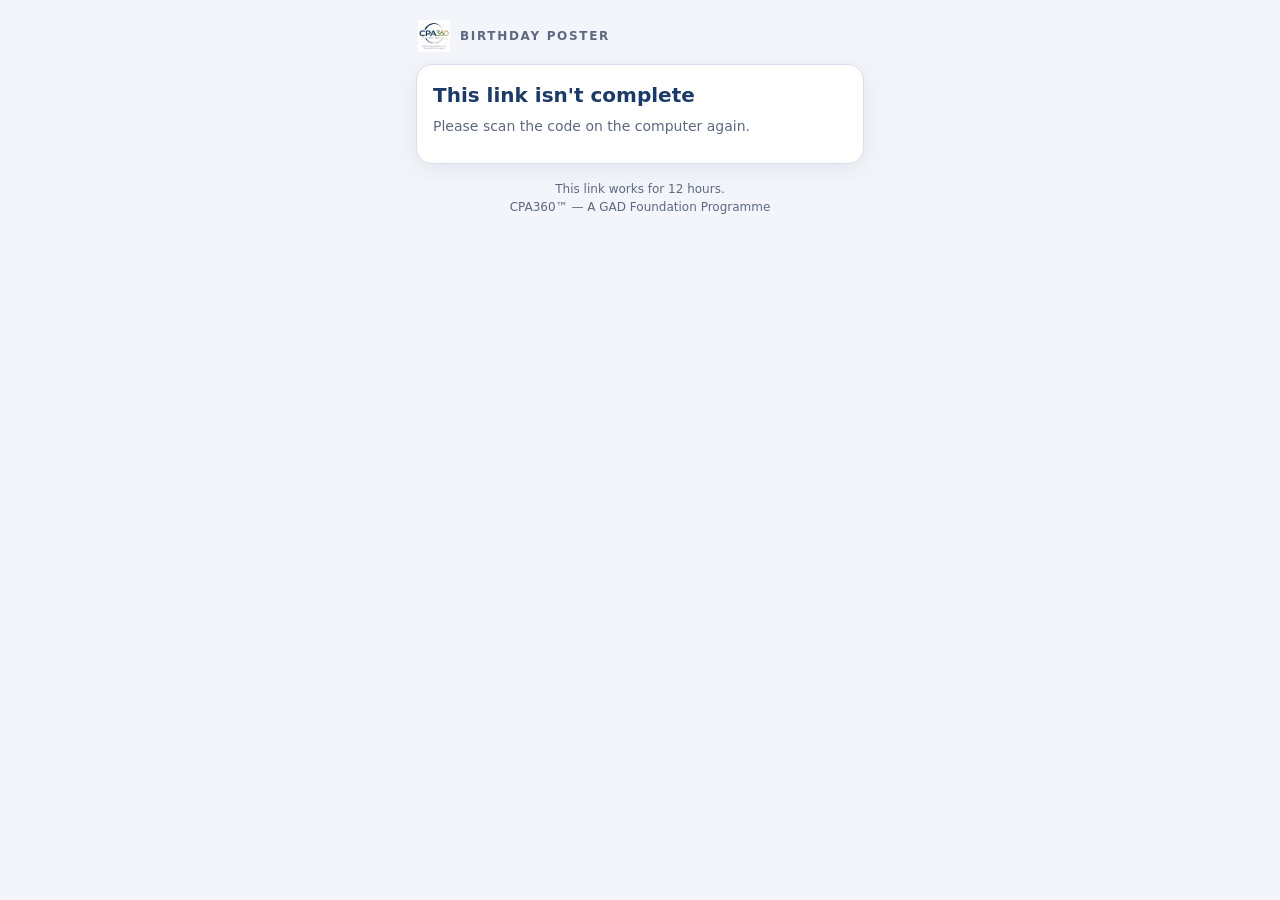
<file: poster.html>
<!doctype html>
<html lang="en">
<head>
<meta charset="utf-8" />
<meta name="viewport" content="width=device-width, initial-scale=1, viewport-fit=cover" />
<meta name="robots" content="noindex, nofollow" />
<meta name="referrer" content="no-referrer" />
<title>Birthday poster — CPA360</title>
<link rel="icon" href="./assets/logo-cpa360.webp" />
<style>
  :root{ --navy:#1c3a68; --green:#2f7d4f; --ink:#14203a; --muted:#5d6980; --line:#d9deea; --bg:#f3f5fa; --card:#fff; --bad:#b3261e; }
  @media (prefers-color-scheme:dark){ :root{ --ink:#e8ecf5; --muted:#a3adc2; --line:#34405a; --bg:#0f1626; --card:#18233b; } }
  *{ box-sizing:border-box; }
  body{ margin:0; background:var(--bg); color:var(--ink); font-family:"Public Sans","Segoe UI",system-ui,Arial,sans-serif; line-height:1.5; -webkit-text-size-adjust:100%; }
  .wrap{ max-width:480px; margin:0 auto; padding:16px 16px 40px; }
  header{ display:flex; align-items:center; gap:10px; padding:4px 2px 12px; }
  header img{ height:32px; width:auto; }
  header span{ font-size:12px; letter-spacing:.14em; text-transform:uppercase; color:var(--muted); font-weight:700; }
  .card{ background:var(--card); border:1px solid var(--line); border-radius:16px; padding:18px 16px; box-shadow:0 6px 24px rgba(20,32,58,.07); }
  h1{ font-size:20px; line-height:1.25; margin:0 0 6px; color:var(--navy); }
  @media (prefers-color-scheme:dark){ h1{ color:#cfe0ff; } }
  p{ margin:8px 0; } .muted{ color:var(--muted); font-size:14px; }
  .posters{ display:grid; gap:12px; margin:14px 0; }
  .posters img{ width:100%; height:auto; border-radius:12px; border:1px solid var(--line); display:block; background:#eee; }
  button,.btn{ font:inherit; font-weight:700; border-radius:14px; border:1.5px solid var(--line); background:transparent; color:inherit; padding:14px 16px; cursor:pointer; min-height:52px; display:flex; align-items:center; justify-content:center; width:100%; text-align:center; text-decoration:none; margin-top:10px; }
  button.primary{ background:#25d366; border-color:#25d366; color:#06361a; font-size:18px; }
  button:disabled{ opacity:.5; }
  .steps{ background:color-mix(in srgb,var(--navy) 8%,transparent); border-radius:12px; padding:10px 14px; font-size:14px; }
  .steps b{ color:var(--navy); } @media (prefers-color-scheme:dark){ .steps b{ color:#cfe0ff; } }
  .msg{ margin-top:10px; font-size:14px; min-height:20px; } .msg.err{ color:var(--bad); }
  .foot{ margin-top:16px; text-align:center; font-size:12px; color:var(--muted); }
  [hidden]{ display:none !important; }
</style>
</head>
<body>
<div class="wrap">
  <header><img src="./assets/logo-cpa360.webp" alt="CPA360" /><span>Birthday poster</span></header>
  <main class="card" id="root"><p class="muted">Loading the poster…</p></main>
  <p class="foot">This link works for 12 hours.<br>CPA360™ — A GAD Foundation Programme</p>
</div>
<script src="./config.js"></script>
<script src="./src/poster-share.js"></script>
</body>
</html>
</file>
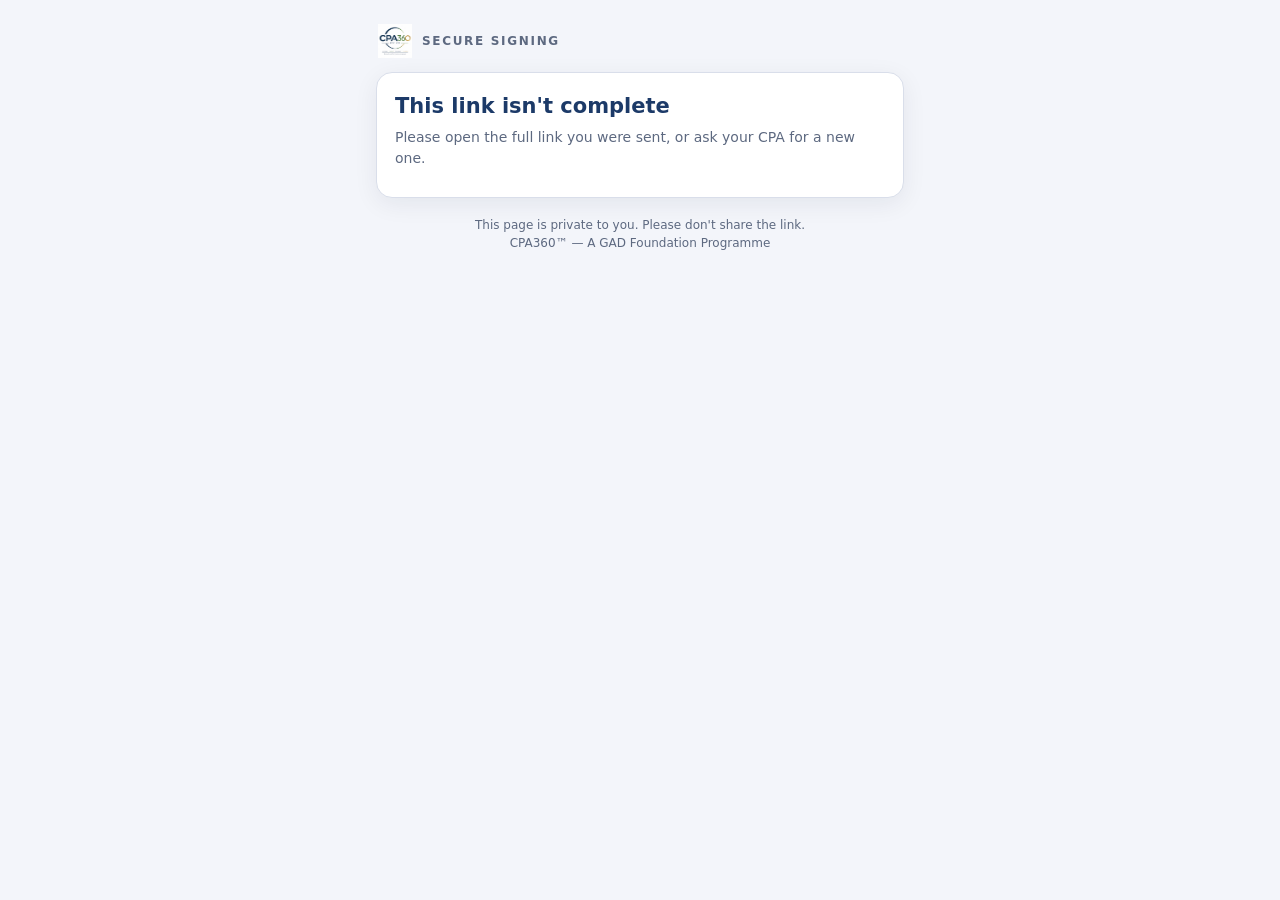
<file: sign.html>
<!doctype html>
<html lang="en">
<head>
<meta charset="utf-8" />
<meta name="viewport" content="width=device-width, initial-scale=1, viewport-fit=cover" />
<meta name="robots" content="noindex, nofollow" />
<meta name="referrer" content="no-referrer" />
<title>Sign your membership card — CPA360</title>
<link rel="icon" href="./assets/logo-cpa360.webp" />
<style>
  :root{ --navy:#1c3a68; --green:#2f7d4f; --gold:#b98a2e; --ink:#14203a; --muted:#5d6980; --line:#d9deea; --bg:#f3f5fa; --card:#fff; --bad:#b3261e; }
  @media (prefers-color-scheme:dark){ :root{ --ink:#e8ecf5; --muted:#a3adc2; --line:#34405a; --bg:#0f1626; --card:#18233b; } }
  *{ box-sizing:border-box; }
  body{ margin:0; background:var(--bg); color:var(--ink); font-family:"Public Sans","Segoe UI",system-ui,Arial,sans-serif; line-height:1.5; -webkit-text-size-adjust:100%; }
  .wrap{ max-width:560px; margin:0 auto; padding:18px 16px 40px; }
  header{ display:flex; align-items:center; gap:10px; padding:6px 2px 14px; }
  header img{ height:34px; width:auto; }
  header span{ font-size:12px; letter-spacing:.14em; text-transform:uppercase; color:var(--muted); font-weight:700; }
  .card{ background:var(--card); border:1px solid var(--line); border-radius:16px; padding:20px 18px; box-shadow:0 6px 24px rgba(20,32,58,.07); }
  h1{ font-size:21px; line-height:1.25; margin:0 0 6px; color:var(--navy); }
  @media (prefers-color-scheme:dark){ h1{ color:#cfe0ff; } }
  p{ margin:8px 0; }
  .muted{ color:var(--muted); font-size:14px; }
  .who{ background:color-mix(in srgb,var(--navy) 8%,transparent); border-radius:12px; padding:12px 14px; margin:14px 0; }
  .who b{ display:block; font-size:18px; }
  label{ display:block; font-weight:700; font-size:14px; margin:14px 0 6px; }
  input[type=text],input[type=tel]{ width:100%; font:inherit; font-size:18px; letter-spacing:.2em; padding:12px 14px; border:1.5px solid var(--line); border-radius:12px; background:transparent; color:inherit; }
  .pad{ position:relative; height:210px; border:2px dashed var(--line); border-radius:14px; background:#fff; touch-action:none; overflow:hidden; }
  .pad canvas{ position:absolute; inset:0; width:100%; height:100%; touch-action:none; cursor:crosshair; }
  .pad .line{ position:absolute; left:6%; right:6%; top:72%; border-top:1px solid #b8bfcc; pointer-events:none; }
  .pad .x{ position:absolute; left:3%; top:calc(72% - 24px); font-size:20px; color:#8a93a6; pointer-events:none; }
  .pad .hint{ position:absolute; inset:0; display:grid; place-items:center; color:#9aa3b5; font-size:15px; pointer-events:none; }
  .row{ display:flex; gap:10px; margin-top:10px; }
  button{ font:inherit; font-weight:700; border-radius:12px; border:1.5px solid var(--line); background:transparent; color:inherit; padding:12px 16px; cursor:pointer; min-height:46px; }
  button.primary{ background:var(--green); border-color:var(--green); color:#fff; flex:1; font-size:16px; }
  button:disabled{ opacity:.45; cursor:not-allowed; }
  .consent{ display:flex; gap:10px; align-items:flex-start; font-size:14px; margin:16px 0 4px; cursor:pointer; }
  .consent input{ width:22px; height:22px; margin-top:1px; flex:none; }
  .msg{ margin-top:12px; font-size:14px; min-height:20px; }
  .msg.err{ color:var(--bad); } .msg.ok{ color:var(--green); }
  .done{ text-align:center; padding:26px 8px; }
  .done .tick{ width:64px; height:64px; border-radius:50%; background:var(--green); color:#fff; display:grid; place-items:center; font-size:34px; margin:0 auto 12px; }
  .foot{ margin-top:18px; text-align:center; font-size:12px; color:var(--muted); }
  [hidden]{ display:none !important; }
</style>
</head>
<body>
<div class="wrap">
  <header><img src="./assets/logo-cpa360.webp" alt="CPA360" /><span>Secure signing</span></header>
  <main class="card" id="root"><p class="muted">Loading…</p></main>
  <p class="foot">This page is private to you. Please don't share the link.<br>CPA360™ — A GAD Foundation Programme</p>
</div>
<script src="./config.js"></script>
<script src="./src/sign.js"></script>
</body>
</html>
</file>
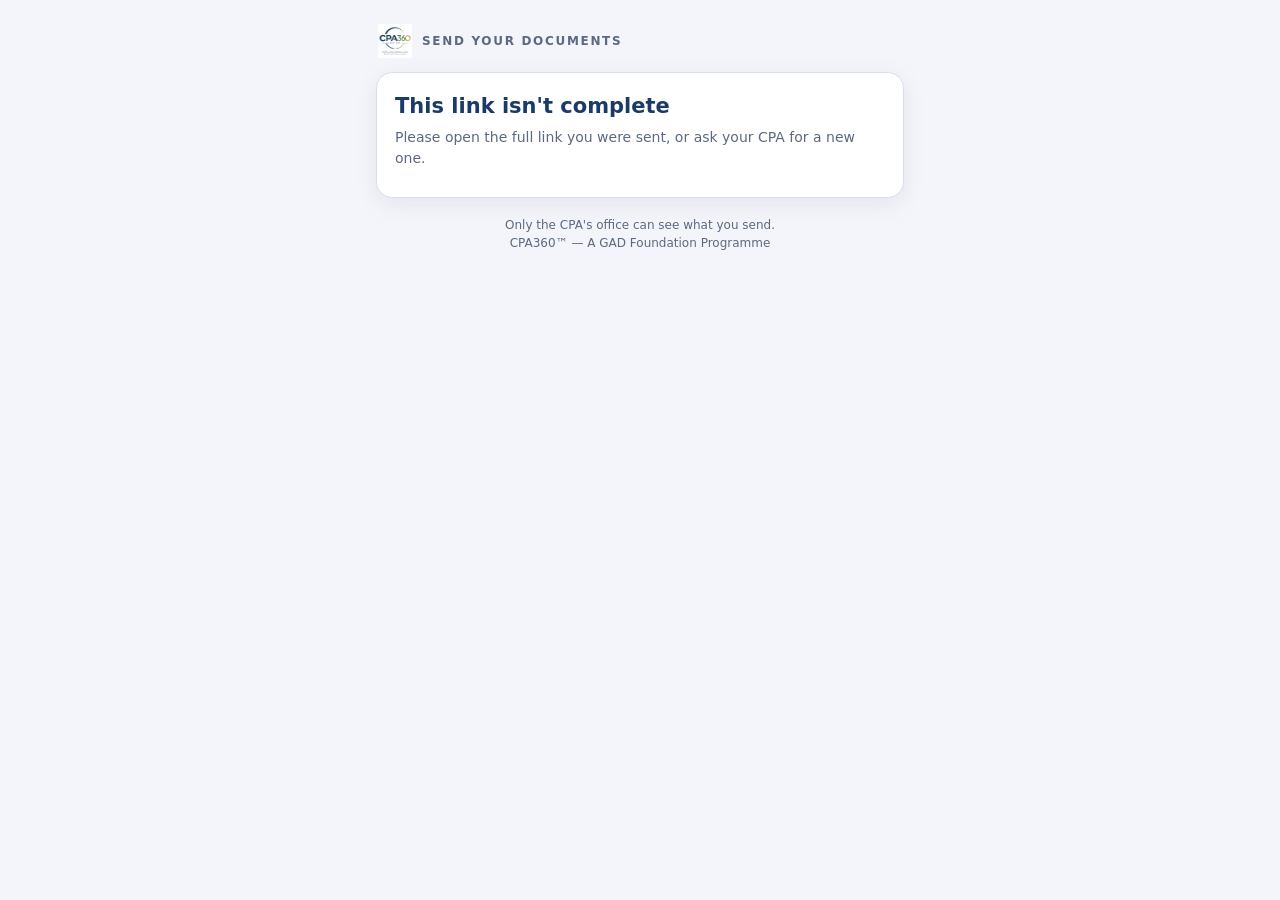
<file: submit.html>
<!doctype html>
<html lang="en">
<head>
<meta charset="utf-8" />
<meta name="viewport" content="width=device-width, initial-scale=1, viewport-fit=cover" />
<meta name="robots" content="noindex, nofollow" />
<meta name="referrer" content="no-referrer" />
<title>Send your documents — CPA360</title>
<link rel="icon" href="./assets/logo-cpa360.webp" />
<style>
  :root{ --navy:#1c3a68; --green:#2f7d4f; --gold:#b98a2e; --ink:#14203a; --muted:#5d6980; --line:#d9deea; --bg:#f3f5fa; --card:#fff; --bad:#b3261e; }
  @media (prefers-color-scheme:dark){ :root{ --ink:#e8ecf5; --muted:#a3adc2; --line:#34405a; --bg:#0f1626; --card:#18233b; } }
  *{ box-sizing:border-box; }
  body{ margin:0; background:var(--bg); color:var(--ink); font-family:"Public Sans","Segoe UI",system-ui,Arial,sans-serif; line-height:1.5; -webkit-text-size-adjust:100%; }
  .wrap{ max-width:560px; margin:0 auto; padding:18px 16px 40px; }
  header{ display:flex; align-items:center; gap:10px; padding:6px 2px 14px; }
  header img{ height:34px; width:auto; }
  header span{ font-size:12px; letter-spacing:.14em; text-transform:uppercase; color:var(--muted); font-weight:700; }
  .card{ background:var(--card); border:1px solid var(--line); border-radius:16px; padding:20px 18px; box-shadow:0 6px 24px rgba(20,32,58,.07); }
  h1{ font-size:21px; line-height:1.25; margin:0 0 6px; color:var(--navy); }
  @media (prefers-color-scheme:dark){ h1{ color:#cfe0ff; } }
  p{ margin:8px 0; } .muted{ color:var(--muted); font-size:14px; }
  label.l{ display:block; font-weight:700; font-size:14px; margin:16px 0 6px; }
  .opt{ font-weight:400; color:var(--muted); }
  input[type=text],input[type=tel],textarea{ width:100%; font:inherit; font-size:16px; padding:12px 14px; border:1.5px solid var(--line); border-radius:12px; background:transparent; color:inherit; }
  textarea{ min-height:70px; resize:vertical; }
  .kinds{ display:grid; gap:8px; }
  .kind{ display:flex; gap:12px; align-items:center; padding:12px 14px; border:1.5px solid var(--line); border-radius:12px; cursor:pointer; }
  .kind input{ width:20px; height:20px; flex:none; }
  .kind b{ display:block; } .kind span{ font-size:13px; color:var(--muted); }
  .kind:has(input:checked){ border-color:var(--green); background:color-mix(in srgb,var(--green) 9%,transparent); }
  .pick{ display:flex; gap:8px; flex-wrap:wrap; }
  button,.btn{ font:inherit; font-weight:700; border-radius:12px; border:1.5px solid var(--line); background:transparent; color:inherit; padding:12px 16px; cursor:pointer; min-height:46px; display:inline-flex; align-items:center; justify-content:center; }
  button.primary{ background:var(--green); border-color:var(--green); color:#fff; width:100%; font-size:17px; margin-top:16px; }
  button:disabled{ opacity:.45; cursor:not-allowed; }
  .thumbs{ display:flex; gap:10px; flex-wrap:wrap; margin-top:10px; }
  .th{ position:relative; width:92px; height:92px; border:1px solid var(--line); border-radius:10px; overflow:hidden; background:#fff; display:grid; place-items:center; font-size:12px; color:#555; text-align:center; }
  .th img{ width:100%; height:100%; object-fit:cover; }
  .th button{ position:absolute; top:2px; right:2px; min-height:0; padding:0 7px; border-radius:50%; background:#fff; color:#000; font-size:16px; line-height:24px; }
  .consent{ display:flex; gap:10px; align-items:flex-start; font-size:13.5px; margin:16px 0 0; cursor:pointer; }
  .consent input{ width:22px; height:22px; margin-top:1px; flex:none; }
  .msg{ margin-top:12px; font-size:14px; min-height:20px; } .msg.err{ color:var(--bad); }
  .tag{ display:inline-block; background:color-mix(in srgb,var(--navy) 10%,transparent); border-radius:8px; padding:3px 10px; font-size:13px; font-weight:700; }
  .done{ text-align:center; padding:26px 8px; }
  .done .tick{ width:64px; height:64px; border-radius:50%; background:var(--green); color:#fff; display:grid; place-items:center; font-size:34px; margin:0 auto 12px; }
  .foot{ margin-top:18px; text-align:center; font-size:12px; color:var(--muted); }
  .hp{ position:absolute; left:-9999px; width:1px; height:1px; overflow:hidden; }
  [hidden]{ display:none !important; }
</style>
</head>
<body>
<div class="wrap">
  <header><img src="./assets/logo-cpa360.webp" alt="CPA360" /><span>Send your documents</span></header>
  <main class="card" id="root"><p class="muted">Loading…</p></main>
  <p class="foot">Only the CPA's office can see what you send.<br>CPA360™ — A GAD Foundation Programme</p>
</div>
<script src="./config.js"></script>
<script src="./src/submit.js"></script>
</body>
</html>
</file>
<file: styles.css>
/* ==========================================================================
   CPA360 Platform — app shell + auth UI
   Shares the Command Center's token system (navy / Libre Franklin / Public Sans).
   ========================================================================== */
:root{
  /* CPA360 design system — deep institutional navy + agricultural green + restrained gold */
  --paper:#f5f6f3;
  --surface:#ffffff;
  --surface-2:#eef0f4;
  --surface-3:#e5e8ee;
  --ink:#12203d;
  --ink-2:#4d5871;
  --ink-muted:#8890a3;
  --border:rgba(18,32,61,.12);
  --border-strong:rgba(18,32,61,.22);
  --brand:#1c3a68;
  --brand-strong:#132a4f;
  --brand-ink:#14284d;
  --brand-tint:#e7ecf5;
  --brand-2:#2f7d4f;
  --brand-2-strong:#245f3c;
  --brand-2-tint:#e5f1ea;
  --accent:#b98a2e;            /* restrained gold — use sparingly (current stage, premium CTA) */
  --accent-strong:#9a7122;
  --accent-tint:#f7edd6;
  --sidebar-bg:#132a4f;
  --sidebar-fg:#eef1f9;
  --series-1:#2a78d6;
  --series-1-tint:#dcebfb;
  --series-2:#eb6834;
  --series-2-tint:#fbe4d8;
  --good:#0ca30c;
  --warning:#b3790a;
  --critical:#c03434;
  --critical-tint:#fbe1e1;
  --status-good:#0f8a3c;   --status-good-tint:#e2f4e6;
  --status-warning:#b3790a; --status-warning-tint:#fdf0d6;
  --status-critical:#c03434; --status-critical-tint:#fbe1e1;
  --status-info:#2360b8;   --status-info-tint:#e3ecfa;
  --status-neutral:#6b7386; --status-neutral-tint:#e9eaee;
  --grid-line:#e4e5e0;
  --radius-sm:8px; --radius:12px; --radius-lg:16px; --radius-xl:22px;
  --shadow:0 1px 2px rgba(18,32,61,.06), 0 12px 32px -14px rgba(18,32,61,.20);
  --shadow-card:0 1px 2px rgba(18,32,61,.06), 0 1px 0 rgba(18,32,61,.04);
  --shadow-lift:0 2px 6px rgba(18,32,61,.08), 0 24px 48px -20px rgba(18,32,61,.28);
  --font-display:"Libre Franklin","Segoe UI",system-ui,sans-serif;
  --font-body:"Public Sans","Segoe UI",system-ui,sans-serif;
  --font-mono:"IBM Plex Mono",ui-monospace,monospace;
}
@media (prefers-color-scheme:dark){
  :root:not([data-theme="light"]){
    --paper:#0d1220; --surface:#141b2c; --surface-2:#1b2338; --surface-3:#232c44;
    --ink:#f1f3f9; --ink-2:#b7bfd4; --ink-muted:#8089a1;
    --border:rgba(255,255,255,.11); --border-strong:rgba(255,255,255,.20);
    --brand:#4472b0; --brand-strong:#5a86c2; --brand-ink:#cfdaf2; --brand-tint:#1d2c4a;
    --brand-2:#59a66d; --brand-2-strong:#6fbb82; --brand-2-tint:#16301f;
    --accent:#d0a850; --accent-strong:#e0bd6e; --accent-tint:#3a2f14;
    --sidebar-bg:#101a2f;
    --series-1:#3987e5; --series-1-tint:#173154; --series-2:#e07a44; --series-2-tint:#432416;
    --good:#35c440; --warning:#f2b23a; --critical:#ef6a6a; --critical-tint:#3d1414;
    --status-good:#3ec457; --status-good-tint:#113a1c;
    --status-warning:#f2b23a; --status-warning-tint:#3d2e0c;
    --status-critical:#ef6a6a; --status-critical-tint:#3d1414;
    --status-info:#5b9bef; --status-info-tint:#152a49;
    --status-neutral:#9aa2b8; --status-neutral-tint:#232c44;
    --grid-line:#26304a;
    --shadow:0 1px 2px rgba(0,0,0,.4), 0 12px 32px -14px rgba(0,0,0,.5);
    --shadow-card:0 1px 2px rgba(0,0,0,.35);
    --shadow-lift:0 2px 8px rgba(0,0,0,.5), 0 28px 56px -22px rgba(0,0,0,.65);
  }
}
:root[data-theme="dark"]{
  --paper:#0d1220; --surface:#141b2c; --surface-2:#1b2338; --surface-3:#232c44;
  --ink:#f1f3f9; --ink-2:#b7bfd4; --ink-muted:#8089a1;
  --border:rgba(255,255,255,.11); --border-strong:rgba(255,255,255,.20);
  --brand:#4472b0; --brand-strong:#5a86c2; --brand-ink:#cfdaf2; --brand-tint:#1d2c4a;
  --brand-2:#59a66d; --brand-2-strong:#6fbb82; --brand-2-tint:#16301f;
  --accent:#d0a850; --accent-strong:#e0bd6e; --accent-tint:#3a2f14;
  --sidebar-bg:#101a2f;
  --series-1:#3987e5; --series-1-tint:#173154; --series-2:#e07a44; --series-2-tint:#432416;
  --good:#35c440; --warning:#f2b23a; --critical:#ef6a6a; --critical-tint:#3d1414;
  --status-good:#3ec457; --status-good-tint:#113a1c;
  --status-warning:#f2b23a; --status-warning-tint:#3d2e0c;
  --status-critical:#ef6a6a; --status-critical-tint:#3d1414;
  --status-info:#5b9bef; --status-info-tint:#152a49;
  --status-neutral:#9aa2b8; --status-neutral-tint:#232c44;
  --grid-line:#26304a;
  --shadow:0 1px 2px rgba(0,0,0,.4), 0 12px 32px -14px rgba(0,0,0,.5);
  --shadow-card:0 1px 2px rgba(0,0,0,.35);
  --shadow-lift:0 2px 8px rgba(0,0,0,.5), 0 28px 56px -22px rgba(0,0,0,.65);
}

*{box-sizing:border-box;}
[hidden]{display:none!important;}
body{margin:0;background:var(--paper);color:var(--ink);font-family:var(--font-body);font-size:14px;line-height:1.55;-webkit-font-smoothing:antialiased;}
h1,h2,h3{font-family:var(--font-display);margin:0;color:var(--ink);text-wrap:balance;}
a{color:var(--brand);}
button{font-family:inherit;}
.mono{font-family:var(--font-mono);}
#root.booting{display:flex;align-items:center;justify-content:center;min-height:100vh;color:var(--ink-muted);}
.booting{display:grid;place-items:center;gap:12px;min-height:40vh;color:var(--ink-muted);font-size:13px;}
.booting::before{content:"";width:24px;height:24px;border-radius:50%;border:2.5px solid var(--surface-3);border-top-color:var(--brand);}
@media (prefers-reduced-motion:no-preference){ .booting::before{animation:cpaspin .7s linear infinite;} }
@keyframes cpaspin{ to{ transform:rotate(360deg); } }

/* ---------- form controls ---------- */
.field{display:grid;gap:5px;margin-bottom:13px;}
.field label{font-size:11px;font-weight:600;text-transform:uppercase;letter-spacing:.5px;color:var(--ink-muted);}
.field input,.field select,.field textarea{
  font:inherit;padding:9px 11px;border:1px solid var(--border-strong);border-radius:8px;
  background:var(--surface);color:var(--ink);width:100%;
}
.field textarea{resize:vertical;}
.field input:focus,.field select:focus,.field textarea:focus{outline:2px solid var(--brand);outline-offset:1px;}
.field input[type="color"]{padding:2px;}
.btn{
  all:unset;box-sizing:border-box;cursor:pointer;display:inline-flex;align-items:center;justify-content:center;
  gap:7px;padding:9px 16px;border-radius:8px;font-size:13px;font-weight:600;
  border:1px solid var(--border-strong);color:var(--ink-2);background:var(--surface);text-align:center;
}
.btn:hover{color:var(--ink);border-color:var(--brand);}
.btn.primary{background:var(--brand);border-color:var(--brand);color:#fff;width:100%;}
.btn.primary:hover{color:#fff;background:var(--brand-strong);border-color:var(--brand-strong);filter:none;}
.btn.danger{background:var(--critical);border-color:var(--critical);color:#fff;}
.btn.gold{background:var(--accent);border-color:var(--accent);color:#1c1405;}
.btn.gold:hover{background:var(--accent-strong);border-color:var(--accent-strong);color:#1c1405;}
.btn.solid-2{background:var(--brand-2);border-color:var(--brand-2);color:#fff;}
.btn.solid-2:hover{background:var(--brand-2-strong);border-color:var(--brand-2-strong);color:#fff;}
.btn.ghost{background:transparent;border-color:transparent;color:var(--brand);}
.btn.ghost:hover{background:var(--brand-tint);}
.btn.lg{padding:12px 22px;font-size:14px;border-radius:var(--radius-sm);}
.btn[disabled]{opacity:.55;cursor:not-allowed;}
.btn:focus-visible{outline:2px solid var(--brand);outline-offset:2px;}
.linkbtn{all:unset;cursor:pointer;color:var(--brand);font-size:12.5px;text-decoration:underline;text-underline-offset:2px;}
.linkbtn:focus-visible{outline:2px solid var(--brand);outline-offset:2px;border-radius:3px;}

/* shared badges + eyebrow (used by shell, dashboard has its own .cpa-dash .pill) */
.badge{display:inline-flex;align-items:center;gap:5px;padding:3px 9px;border-radius:999px;font-size:11px;font-weight:600;line-height:1.4;background:var(--surface-3);color:var(--ink-2);}
.badge.good{background:var(--status-good-tint);color:var(--status-good);}
.badge.warning{background:var(--status-warning-tint);color:var(--status-warning);}
.badge.critical{background:var(--status-critical-tint);color:var(--status-critical);}
.badge.info{background:var(--status-info-tint);color:var(--status-info);}
.badge.brand{background:var(--brand-tint);color:var(--brand);}
.badge.gold{background:var(--accent-tint);color:var(--accent-strong);}
.eyebrow{font-size:11px;letter-spacing:1.2px;text-transform:uppercase;color:var(--ink-muted);font-weight:700;}
.msg{margin:4px 0 12px;font-size:12.5px;padding:9px 11px;border-radius:8px;}
.msg.err{background:var(--critical-tint);color:var(--critical);}
.msg.ok{background:color-mix(in oklab,var(--good) 15%,var(--surface));color:var(--good);}

/* ---------- auth screen (premium split) ---------- */
.auth-wrap{min-height:100vh;display:flex;align-items:center;justify-content:center;padding:32px 20px;}
.auth-split{min-height:100vh;display:grid;grid-template-columns:1.05fr .95fr;}
.auth-hero{background-color:var(--brand-strong);color:#fff;padding:56px 52px;display:flex;flex-direction:column;position:relative;overflow:hidden;
  background-image:
    linear-gradient(118deg, rgba(15,27,51,.94) 3%, rgba(17,34,64,.66) 44%, rgba(21,44,42,.50) 80%, rgba(26,54,44,.42)),
    url("assets/bg-login.jpg");
  background-size:cover;background-position:center;}
.auth-hero::after{content:"";position:absolute;left:0;right:0;bottom:0;height:220px;
  background:radial-gradient(120% 100% at 18% 100%, rgba(47,125,79,.40), transparent 72%);}
.auth-hero .ah-brand{display:flex;align-items:center;gap:11px;}
.auth-hero .ah-mark{width:44px;height:44px;border-radius:10px;background:#fff;padding:3px;
  display:grid;place-items:center;flex:none;box-shadow:0 2px 8px rgba(0,0,0,.25);}
.auth-hero .ah-mark img{width:100%;height:100%;object-fit:contain;display:block;}
.auth-hero .ah-brand b{font-family:var(--font-display);font-size:17px;display:block;line-height:1.1;}
.auth-hero .ah-brand span{font-size:9.5px;letter-spacing:1.4px;text-transform:uppercase;color:#9db6de;}
.auth-hero h2{font-family:var(--font-display);font-size:30px;font-weight:800;line-height:1.15;margin:auto 0 0;max-width:15ch;color:#fff;}
.auth-hero .ah-sub{margin:14px 0 24px;color:#cdd9ee;font-size:13.5px;line-height:1.6;max-width:38ch;}
.auth-hero ul{list-style:none;margin:0;padding:0;display:flex;flex-direction:column;gap:9px;position:relative;z-index:1;}
.auth-hero li{font-size:13px;color:#e6ecf7;display:flex;gap:10px;align-items:flex-start;}
.auth-hero li::before{content:"";width:7px;height:7px;border-radius:2px;background:var(--accent);margin-top:6px;flex:none;}
.auth-hero .ah-tag{margin-top:26px;font-family:var(--font-display);font-weight:700;color:var(--accent);font-size:14px;}
.auth-side{display:flex;align-items:center;justify-content:center;padding:40px 24px;background:var(--paper);}
.auth-card{
  width:100%;max-width:380px;background:var(--surface);border:1px solid var(--border);
  border-radius:16px;box-shadow:var(--shadow);padding:28px;
}
.auth-brand{display:flex;align-items:center;gap:10px;margin-bottom:22px;}
.auth-mark{
  width:36px;height:36px;border-radius:9px;background:#fff;border:1px solid var(--border);padding:2px;
  display:flex;align-items:center;justify-content:center;flex:none;
}
.auth-mark img{width:100%;height:100%;object-fit:contain;display:block;}
.auth-brand b{font-family:var(--font-display);font-size:16px;letter-spacing:.2px;}
.auth-brand span{display:block;font-size:9.5px;letter-spacing:1.4px;text-transform:uppercase;color:var(--ink-muted);}
.auth-card h1{font-size:19px;margin-bottom:4px;}
.auth-card .sub{color:var(--ink-2);font-size:12.5px;margin-bottom:20px;}
.btn.google{width:100%;display:flex;align-items:center;justify-content:center;gap:9px;background:var(--surface);margin-bottom:14px;}
.btn.google svg{flex:none;}
.auth-or{display:flex;align-items:center;gap:10px;color:var(--ink-muted);font-size:11px;text-transform:uppercase;letter-spacing:.5px;margin-bottom:14px;}
.auth-or::before,.auth-or::after{content:"";flex:1;height:1px;background:var(--border);}
.auth-alt{margin-top:16px;padding-top:14px;border-top:1px solid var(--border);display:flex;flex-wrap:wrap;gap:6px 14px;font-size:12px;color:var(--ink-muted);}
@media (max-width:820px){
  .auth-split{grid-template-columns:1fr;}
  .auth-hero{padding:30px 24px;}
  .auth-hero h2{font-size:22px;margin-top:18px;}
  .auth-hero ul,.auth-hero .ah-sub{display:none;}
  .auth-hero .ah-tag{margin-top:14px;}
}

/* ---------- app shell ---------- */
.app{display:flex;min-height:100vh;min-width:0;max-width:100%;}
.skip-link{position:fixed;left:12px;top:-60px;z-index:200;background:var(--brand);color:#fff;border:0;
  border-radius:8px;padding:9px 14px;font:inherit;font-weight:600;font-size:13px;cursor:pointer;transition:top .15s ease;}
.skip-link:focus{top:12px;outline:2px solid var(--accent);outline-offset:2px;}
#view:focus{outline:none;}
.nav-scrim{display:none;}
.sidebar{
  width:248px;flex:0 0 248px;background:var(--sidebar-bg);color:var(--sidebar-fg);
  display:flex;flex-direction:column;position:sticky;top:0;height:100vh;overflow:hidden;
}
.sb-brand{display:flex;align-items:center;gap:10px;padding:16px 16px 14px;border-bottom:1px solid rgba(255,255,255,.08);}
.sb-mark{width:36px;height:36px;border-radius:9px;background:#fff;padding:3px;
  display:grid;place-items:center;flex:none;}
.sb-mark img{width:100%;height:100%;object-fit:contain;display:block;}
.sb-brand-txt b{font-family:var(--font-display);font-weight:800;font-size:15px;color:#fff;display:block;line-height:1.1;}
.sb-brand-txt span{font-size:8.5px;letter-spacing:1.2px;text-transform:uppercase;color:#9fb0d6;}
.sb-nav{flex:1;overflow-y:auto;padding:8px 10px 14px;display:flex;flex-direction:column;gap:1px;}
.sb-group{font-size:9px;letter-spacing:1.3px;text-transform:uppercase;color:#7683a3;margin:13px 10px 4px;}
.sb-group:first-child{margin-top:2px;}
.sb-link{all:unset;cursor:pointer;display:flex;align-items:center;gap:10px;padding:8px 10px;border-radius:8px;font-size:12.7px;color:#c4cee6;}
.sb-link .ic{width:16px;height:16px;flex:none;opacity:.7;}
.sb-link.sub{padding-left:22px;font-size:12px;color:#a9b5d1;}
.sb-link.sub .ic{width:14px;height:14px;}
.sb-link:hover{background:rgba(255,255,255,.06);color:#fff;}
.sb-link:hover .ic{opacity:1;}
.sb-link.active{background:rgba(255,255,255,.12);color:#fff;font-weight:600;box-shadow:inset 3px 0 0 var(--brand-2);}
.sb-link.active .ic{opacity:1;}
.sb-foot{padding:11px 14px;border-top:1px solid rgba(255,255,255,.08);}
.sb-foot-btn{all:unset;cursor:pointer;font-size:11.5px;color:#9fb0d6;}
.sb-foot-btn:hover{color:#fff;}

main{flex:1;min-width:0;display:flex;flex-direction:column;}
.topbar{display:flex;align-items:center;gap:14px;height:60px;padding:0 24px;border-bottom:1px solid var(--border);
  background:var(--surface);position:sticky;top:0;z-index:40;}
.tb-menu{all:unset;cursor:pointer;display:none;width:36px;height:36px;border-radius:8px;place-items:center;color:var(--ink-2);}
.tb-menu:hover{background:var(--surface-2);}
.tb-menu .ic{width:20px;height:20px;}
.tb-title{min-width:0;}
.tb-title .eyebrow{font-size:9.5px;display:block;line-height:1.3;}
.tb-title h1{font-size:16px;font-weight:700;white-space:nowrap;overflow:hidden;text-overflow:ellipsis;}
.tb-tools{margin-left:auto;display:flex;align-items:center;gap:7px;}
.tb-search{position:relative;}
.tb-search input{width:212px;padding:8px 12px 8px 32px;border:1px solid var(--border-strong);border-radius:999px;
  background:var(--surface);font:inherit;font-size:12.5px;color:var(--ink);}
.tb-search input:focus{outline:2px solid var(--brand);outline-offset:1px;}
.tb-search-ic{position:absolute;left:10px;top:50%;transform:translateY(-50%);width:15px;height:15px;color:var(--ink-muted);pointer-events:none;}
.tb-org select{font:inherit;font-size:12px;padding:7px 8px;border:1px solid var(--border-strong);border-radius:8px;
  background:var(--surface);color:var(--ink);max-width:170px;}
.tb-icon-wrap{position:relative;}
.tb-icon{all:unset;box-sizing:border-box;cursor:pointer;width:34px;height:34px;border-radius:8px;display:grid;place-items:center;color:var(--ink-2);}
.tb-icon:hover{background:var(--surface-2);color:var(--ink);}
.tb-icon .ic{width:18px;height:18px;}
.tb-avatar{background:var(--brand);color:#fff;font-weight:700;font-size:12.5px;font-family:var(--font-display);}
.tb-avatar:hover{background:var(--brand-strong);color:#fff;}
.tb-dot{position:absolute;top:5px;right:5px;width:8px;height:8px;border-radius:50%;background:var(--status-critical);border:2px solid var(--surface);}
.tb-pop{position:absolute;top:calc(100% + 8px);right:0;min-width:250px;max-width:320px;background:var(--surface);
  border:1px solid var(--border);border-radius:12px;box-shadow:var(--shadow-lift);padding:6px;z-index:50;}
.tb-search-pop{left:0;right:auto;min-width:262px;}
.tb-pop-head{font-size:10px;font-weight:700;text-transform:uppercase;letter-spacing:.6px;color:var(--ink-muted);padding:8px 10px 4px;}
.tb-pop-sub{font-size:11.5px;color:var(--ink-2);padding:0 10px 8px;border-bottom:1px solid var(--border);margin-bottom:4px;}
.tb-pop-item{all:unset;cursor:pointer;box-sizing:border-box;display:flex;align-items:center;gap:9px;width:100%;
  padding:9px 10px;border-radius:8px;font-size:12.6px;color:var(--ink-2);}
.tb-pop-item .ic{width:15px;height:15px;flex:none;}
.tb-pop-item em{margin-left:auto;font-style:normal;font-size:10px;color:var(--ink-muted);text-transform:uppercase;letter-spacing:.4px;}
.tb-pop-item:hover{background:var(--surface-2);color:var(--ink);}
.tb-pop-empty{padding:12px 10px;font-size:12px;color:var(--ink-muted);}
.notif-item{all:unset;cursor:pointer;box-sizing:border-box;display:flex;gap:9px;align-items:center;width:100%;
  padding:9px 10px;border-radius:8px;font-size:12.4px;color:var(--ink-2);}
.notif-item:hover{background:var(--surface-2);color:var(--ink);}
.notif-mark{width:7px;height:7px;border-radius:50%;flex:none;background:var(--status-neutral);}
.notif-item.tone-critical .notif-mark{background:var(--status-critical);}
.notif-item.tone-warning .notif-mark{background:var(--status-warning);}
.notif-item.tone-info .notif-mark{background:var(--status-info);}

/* ---------- assistant panel ---------- */
.asst{position:fixed;top:0;right:0;bottom:0;width:390px;max-width:100vw;z-index:90;
  display:flex;flex-direction:column;background:var(--surface);border-left:1px solid var(--border);
  box-shadow:var(--shadow-lift);}
.asst-head{display:flex;align-items:flex-start;justify-content:space-between;gap:10px;
  padding:16px 18px 14px;border-bottom:1px solid var(--border);}
.asst-head b{font-family:var(--font-display);font-size:14.5px;display:block;}
.asst-head span{font-size:11px;color:var(--ink-muted);}
.asst-x{all:unset;cursor:pointer;font-size:22px;line-height:1;color:var(--ink-muted);padding:2px 6px;border-radius:6px;}
.asst-x:hover{background:var(--surface-2);color:var(--ink);}
.asst-log{flex:1;overflow-y:auto;padding:16px 18px;display:flex;flex-direction:column;gap:10px;}
.asst-msg{max-width:88%;font-size:13px;line-height:1.55;padding:9px 12px;border-radius:12px;white-space:pre-wrap;word-wrap:break-word;}
.asst-user{align-self:flex-end;background:var(--brand);color:#fff;border-bottom-right-radius:4px;}
.asst-assistant{align-self:flex-start;background:var(--surface-2);color:var(--ink);border-bottom-left-radius:4px;}
.asst-msg.pending{color:var(--ink-muted);letter-spacing:2px;}
.asst-go{display:block;margin-top:8px;background:var(--brand-2);color:#fff;border:0;border-radius:8px;
  padding:7px 12px;font:inherit;font-size:12px;font-weight:700;cursor:pointer;}
.asst-go:hover{background:var(--brand-2-strong);}
.asst-chips{display:flex;flex-wrap:wrap;gap:6px;padding:0 18px 12px;}
.asst-chip{all:unset;cursor:pointer;box-sizing:border-box;font-size:11.5px;color:var(--ink-2);
  border:1px solid var(--border);border-radius:999px;padding:5px 10px;}
.asst-chip:hover{border-color:var(--brand-2);color:var(--brand-2-strong);}
.asst-bar{display:flex;gap:8px;padding:12px 16px 16px;border-top:1px solid var(--border);}
.asst-bar input{flex:1;border:1px solid var(--border);border-radius:9px;background:var(--paper);
  padding:9px 12px;font:inherit;font-size:13px;color:var(--ink);outline:none;}
.asst-bar input:focus-visible{border-color:var(--brand-2);}
.asst-bar .btn{width:40px;padding:0;flex:none;display:grid;place-items:center;}
.asst-bar .btn .ic{width:17px;height:17px;}
@media (min-width:1100px){
  .app.asst-open main{margin-right:390px;transition:margin-right .18s ease;}
}
@media (max-width:640px){ .asst{width:100vw;border-left:0;} }

.journey-strip{display:flex;align-items:center;gap:16px;padding:9px 24px;border-bottom:1px solid var(--border);
  background:var(--paper);overflow-x:auto;}
.journey-strip .js-lead{flex:none;}
.js-lead .eyebrow{font-size:8.5px;display:block;line-height:1.4;}
.js-lead b{font-family:var(--font-display);font-size:12.5px;}
.js-track{list-style:none;margin:0;padding:0;display:flex;gap:4px;cursor:pointer;}
.js-node{display:flex;align-items:center;gap:6px;font-size:10.5px;font-weight:600;color:var(--ink-muted);
  background:var(--surface);border:1px solid var(--border);border-radius:999px;padding:3px 11px 3px 5px;white-space:nowrap;}
.js-node span{display:grid;place-items:center;width:16px;height:16px;border-radius:50%;background:var(--surface-3);font-size:9px;color:var(--ink-2);}
.js-node.done{color:var(--brand-2-strong);border-color:color-mix(in oklab,var(--brand-2) 35%,transparent);}
.js-node.done span{background:var(--brand-2);color:#fff;}
.js-node.current{color:var(--accent-strong);border-color:var(--accent);background:var(--accent-tint);}
.js-node.current span{background:var(--accent);color:#1c1405;}

.viewport{padding:24px 30px 64px;max-width:1200px;flex:1;}

.settings-grid,.reports-grid{display:grid;grid-template-columns:repeat(auto-fit,minmax(300px,1fr));gap:16px;max-width:920px;}
.report-links{display:flex;flex-direction:column;gap:8px;}
.report-links .btn{width:100%;justify-content:flex-start;}

/* ---------- Integrations ---------- */
.intg{max-width:1040px;}
.intg-intro{margin-bottom:24px;line-height:1.6;}
.intg-cat{margin-bottom:28px;}
.intg-cat h2{font-family:var(--font-display);font-size:15px;font-weight:800;color:var(--brand);margin:0 0 12px;}
.intg-grid{display:grid;grid-template-columns:repeat(auto-fill,minmax(280px,1fr));gap:13px;}
.intg-card{background:var(--surface);border:1px solid var(--border);border-radius:12px;padding:16px 17px;
  box-shadow:var(--shadow);display:flex;flex-direction:column;}
.intg-card.is-on{border-color:color-mix(in oklab,var(--brand-2) 40%,var(--border));}
.intg-card-top{display:flex;align-items:center;justify-content:space-between;gap:8px;margin-bottom:6px;}
.intg-card h3{font-size:14px;font-weight:700;margin:0;color:var(--ink);}
.intg-card p{font-size:12px;color:var(--ink-2);line-height:1.55;margin:0 0 14px;flex:1;}
.intg-card-foot{display:flex;flex-direction:column;gap:8px;}
.intg-card-foot .btn{width:100%;justify-content:center;}
.intg-tag{display:inline-block;font-size:10px;font-weight:700;letter-spacing:.4px;text-transform:uppercase;
  padding:2px 8px;border-radius:999px;white-space:nowrap;}
.intg-tag.rec{background:var(--brand-2-tint);color:var(--brand-2-strong);}
.intg-tag.ok{background:var(--status-good-tint);color:var(--status-good);}
.intg-tag.soon,.intg-tag.muted{background:var(--surface-2);color:var(--ink-muted);}
.intg-conn{display:flex;align-items:center;gap:8px;flex-wrap:wrap;}
.intg-acct{font-size:11.5px;color:var(--ink-2);overflow:hidden;text-overflow:ellipsis;white-space:nowrap;}
.intg-acts{display:flex;gap:12px;flex-wrap:wrap;}
.intg-link{all:unset;cursor:pointer;font-size:11.5px;font-weight:600;color:var(--brand-2-strong);}
.intg-link:hover{text-decoration:underline;}
.intg-link.danger{color:var(--status-critical);}

.intg-scrim{position:fixed;inset:0;z-index:120;background:rgba(12,20,45,.5);backdrop-filter:blur(2px);
  display:grid;place-items:center;padding:20px;}
.intg-modal{background:var(--surface);border:1px solid var(--border);border-radius:var(--radius-lg);
  width:100%;max-width:460px;box-shadow:var(--shadow-lift);max-height:88vh;overflow-y:auto;}
.intg-modal-head{display:flex;align-items:center;justify-content:space-between;padding:15px 18px;
  border-bottom:1px solid var(--border);font-family:var(--font-display);font-weight:800;font-size:14.5px;}
.intg-x{all:unset;cursor:pointer;font-size:22px;line-height:1;color:var(--ink-muted);padding:0 4px;}
.intg-modal-body{padding:16px 18px 18px;}
.intg-note{font-size:12.5px;color:var(--ink-2);line-height:1.6;margin:0 0 14px;}
.intg-field{display:block;margin-bottom:6px;}
.intg-field span{display:block;font-size:10px;font-weight:700;letter-spacing:.5px;text-transform:uppercase;color:var(--ink-muted);margin-bottom:5px;}
.intg-field input{width:100%;box-sizing:border-box;border:1px solid var(--border);border-radius:9px;background:var(--paper);
  padding:9px 12px;font:inherit;font-size:13px;color:var(--ink);outline:none;}
.intg-field input:focus-visible{border-color:var(--brand-2);}
.intg-steps{margin:0;padding-left:20px;font-size:12.5px;color:var(--ink-2);line-height:1.7;}
.intg-steps li{margin-bottom:8px;}
.intg-steps code,.intg-note code{font-family:ui-monospace,Menlo,monospace;font-size:11.5px;
  background:var(--surface-2);padding:1px 5px;border-radius:4px;color:var(--ink);word-break:break-all;}
.intg-copy{display:block;margin-top:5px;padding:7px 9px;}
.intg-modal-foot{display:flex;justify-content:flex-end;gap:8px;margin-top:18px;}
.intg-modal-foot .btn{width:auto;}

.intg-toast{position:fixed;left:50%;bottom:22px;transform:translateX(-50%) translateY(12px);z-index:200;
  background:var(--ink);color:#fff;font-size:12.5px;padding:10px 16px;border-radius:10px;box-shadow:var(--shadow-lift);
  opacity:0;pointer-events:none;transition:opacity .18s,transform .18s;max-width:90vw;text-align:center;}
.intg-toast.show{opacity:1;transform:translateX(-50%) translateY(0);}
.intg-toast.bad{background:var(--status-critical);}
@media (max-width:640px){ .intg-grid{grid-template-columns:1fr;} }

/* ---------- Tools Library ---------- */
.tl{max-width:1080px;}
.tl-intro{margin-bottom:18px;line-height:1.6;}
.tl-toolbar{margin-bottom:14px;}
.tl-search{display:flex;align-items:center;gap:8px;background:var(--surface);border:1px solid var(--border);
  border-radius:10px;padding:0 12px;max-width:360px;color:var(--ink-muted);}
.tl-search input{border:0;background:transparent;font:inherit;font-size:13px;color:var(--ink);padding:10px 0;width:100%;outline:none;}
.tl-cats{display:flex;flex-wrap:wrap;gap:7px;margin-bottom:22px;}
.tl-chip{border:1px solid var(--border);background:var(--surface);color:var(--ink-2);border-radius:999px;
  padding:5px 11px;font-size:12px;font-weight:600;cursor:pointer;transition:border-color .12s,color .12s;}
.tl-chip:hover{border-color:var(--brand-2);color:var(--brand-2-strong);}
.tl-chip span{display:inline-block;margin-left:5px;padding:0 6px;border-radius:999px;background:var(--surface-3);
  color:var(--ink-muted);font-size:10.5px;}
.tl-cat{margin-bottom:30px;scroll-margin-top:76px;}
.tl-cat-head h2{font-family:var(--font-display);font-size:16px;font-weight:800;color:var(--brand);margin:0;}
.tl-cat-head p{font-size:12px;color:var(--ink-2);margin:2px 0 12px;}
.tl-grid{display:grid;grid-template-columns:repeat(auto-fill,minmax(268px,1fr));gap:13px;}
.tl-card{background:var(--surface);border:1px solid var(--border);border-radius:12px;padding:15px 16px 16px;
  box-shadow:var(--shadow);display:flex;flex-direction:column;}
.tl-card-top{margin-bottom:9px;}
.tl-fmt{display:inline-block;padding:2px 8px;border-radius:6px;font-size:10px;font-weight:700;letter-spacing:.4px;text-transform:uppercase;}
.tl-fmt-csv{background:var(--brand-2-tint);color:var(--brand-2-strong);}
.tl-fmt-doc{background:var(--brand-tint);color:var(--brand-strong);}
.tl-card h3{font-size:13.5px;font-weight:700;margin:0 0 5px;color:var(--ink);line-height:1.3;}
.tl-card p{font-size:12px;color:var(--ink-2);line-height:1.5;margin:0 0 13px;flex:1;}
.tl-card .btn{width:100%;justify-content:center;}
.tl-empty{margin-top:8px;}
@media (max-width:640px){ .tl-grid{grid-template-columns:1fr;} }

/* ---------- cards / tiles / tables ---------- */
.card{background:var(--surface);border:1px solid var(--border);border-radius:12px;padding:18px 20px;box-shadow:var(--shadow);}
.tiles{display:grid;grid-template-columns:repeat(auto-fit,minmax(160px,1fr));gap:12px;margin-bottom:20px;}
.tile{background:var(--surface);border:1px solid var(--border);border-radius:12px;padding:14px 16px;box-shadow:var(--shadow);}
.tile .k{font-size:11px;text-transform:uppercase;letter-spacing:.4px;color:var(--ink-muted);font-weight:600;}
.tile .v{font-family:var(--font-display);font-size:24px;font-weight:800;margin-top:5px;}
.tile .m{font-size:11.5px;color:var(--ink-2);margin-top:3px;}
.note{background:var(--brand-tint);border:1px solid color-mix(in oklab,var(--brand) 25%,transparent);border-radius:10px;padding:13px 15px;font-size:12.5px;color:var(--ink-2);}

table{width:100%;border-collapse:collapse;}
.table-wrap{border:1px solid var(--border);border-radius:12px;overflow-x:auto;background:var(--surface);box-shadow:var(--shadow);}
th{text-align:left;font-size:10.5px;letter-spacing:.5px;text-transform:uppercase;color:var(--ink-muted);font-weight:700;padding:10px 14px;border-bottom:1px solid var(--border);background:var(--surface-2);white-space:nowrap;}
td{padding:10px 14px;border-bottom:1px solid var(--border);font-size:12.8px;vertical-align:middle;}
tr:last-child td{border-bottom:none;}
.role-pill{display:inline-block;padding:2px 9px;border-radius:999px;font-size:11px;font-weight:600;background:var(--surface-3);color:var(--ink-2);text-transform:capitalize;}
.row-inline{display:flex;gap:8px;align-items:end;flex-wrap:wrap;}
.row-inline .field{margin-bottom:0;}
.section-title{font-size:11px;letter-spacing:1px;text-transform:uppercase;color:var(--ink-muted);font-weight:700;margin:28px 0 10px;}

/* leads inbox (platform admins) */
.la-filters{display:flex;gap:6px;flex-wrap:wrap;margin:14px 0;}
.la-filters button{border:1px solid var(--border);background:var(--surface);color:var(--ink-2);border-radius:999px;padding:6px 13px;font-size:12.5px;font-weight:600;cursor:pointer;}
.la-filters button.active{background:var(--brand);border-color:var(--brand);color:#fff;}
.la-filters button .n{opacity:.75;margin-left:2px;}
.la-notes textarea{display:block;width:100%;min-width:160px;resize:vertical;font:inherit;padding:5px 7px;margin-bottom:4px;border:1px solid var(--border);border-radius:6px;background:var(--surface);color:var(--ink);}

/* sidebar → drawer */
@media (max-width:960px){
  .sidebar{position:fixed;left:0;top:0;bottom:0;z-index:80;transform:translateX(-100%);transition:transform .2s ease;width:min(280px,84vw);}
  .app[data-nav-open="true"] .sidebar{transform:none;box-shadow:var(--shadow-lift);}
  .app[data-nav-open="true"] .nav-scrim{display:block;position:fixed;inset:0;z-index:70;background:rgba(12,20,45,.45);}
  .tb-menu{display:grid;width:40px;height:40px;}
  .tb-search{display:none;}
  .sb-link{padding:10px 10px;font-size:13px;}
}
@media (max-width:640px){
  .topbar{padding:0 8px;gap:4px;height:56px;}
  .tb-tools{gap:1px;}
  .tb-org select{max-width:110px;font-size:11px;padding:6px;}
  .tb-title h1{font-size:14px;}
  .tb-title .eyebrow{display:none;}
  .tb-icon{width:38px;height:38px;}
  .viewport{padding:16px 12px 64px;}
  .journey-strip{padding:8px 12px;gap:10px;}
  .journey-strip .js-lead b{font-size:11.5px;}
  .tb-pop{position:fixed;left:10px;right:10px;top:60px;max-width:none;max-height:70vh;overflow-y:auto;}
  .tb-search-pop{position:fixed;left:10px;right:10px;top:60px;max-width:none;}
}
@media (max-width:400px){
  .tb-org{display:none;}   /* CPA switch lives in the sidebar / profile on very small screens */
}
@media (prefers-reduced-motion:no-preference){
  .btn,.sb-link,.tb-icon,.lp-mod{transition:background .12s ease,color .12s ease;}
}
</file>
<file: landing.css>
/* ==========================================================================
   CPA360™ landing page — public lead funnel.
   Consumes the shared design tokens from styles.css. Scoped under body.lp so
   it never touches the application shell.
   ========================================================================== */

body.lp{ background:var(--surface); color:var(--ink); font-family:var(--font-body); }
.lp *,.lp *::before,.lp *::after{ box-sizing:border-box; }
.lp [hidden]{ display:none !important; }
.lp h1,.lp h2,.lp h3{ font-family:var(--font-display); color:var(--ink); text-wrap:balance; line-height:1.15; margin:0; }
.lp h1{ font-size:clamp(2rem,4.6vw,3.35rem); font-weight:800; letter-spacing:-.01em; }
.lp h2{ font-size:clamp(1.5rem,3vw,2.25rem); font-weight:800; letter-spacing:-.01em; }
.lp h3{ font-size:1.02rem; font-weight:700; }
.lp p{ margin:0; }
.lp sup{ font-size:.5em; top:-.7em; }
.lp .eyebrow{ display:block; margin-bottom:12px; }
.lp-container{ width:100%; max-width:1160px; margin:0 auto; padding:0 24px; }
.lp-narrow{ max-width:760px; }
.lp-center{ text-align:center; }
.lp-center.lp-hero-cta{ justify-content:center; }
.lp-skip{ position:absolute; left:-999px; }
.lp-skip:focus{ left:12px; top:12px; background:var(--surface); padding:8px 12px; border-radius:8px; z-index:200; }

.lp .btn{ border-radius:var(--radius-sm); font-weight:700; }
.lp .btn.primary{ width:auto; }
.lp .btn.lg{ padding:13px 26px; font-size:14.5px; }

/* ---------- header ---------- */
.lp-header{ position:sticky; top:0; z-index:60; background:color-mix(in oklab,var(--surface) 88%,transparent);
  backdrop-filter:saturate(1.4) blur(10px); border-bottom:1px solid transparent; transition:border-color .2s, box-shadow .2s; }
.lp-header.scrolled{ border-color:var(--border); box-shadow:0 1px 0 rgba(18,32,61,.04); }
.lp-header-row{ display:flex; align-items:center; gap:20px; height:66px; }
.lp-brand{ display:flex; align-items:center; gap:10px; text-decoration:none; color:inherit; flex:none; }
.lp-brand-mark{ width:38px; height:38px; border-radius:9px; display:grid; place-items:center; flex:none; }
.lp-brand-mark img{ width:100%; height:100%; object-fit:contain; display:block; }
.lp-brand-txt b{ font-family:var(--font-display); font-size:16px; letter-spacing:.2px; display:block; line-height:1.1; }
.lp-brand-txt span{ font-size:9.5px; letter-spacing:1.3px; text-transform:uppercase; color:var(--ink-muted); }
.lp-nav{ display:flex; gap:26px; margin-left:14px; flex:1; }
.lp-nav a{ text-decoration:none; color:var(--ink-2); font-size:13.5px; font-weight:600; }
.lp-nav a:hover{ color:var(--brand); }
.lp-header-cta{ display:flex; gap:10px; flex:none; }
.lp-burger{ display:none; background:none; border:0; width:40px; height:40px; padding:9px; cursor:pointer; }
.lp-burger span{ display:block; height:2px; background:var(--ink); margin:4px 0; border-radius:2px; transition:.2s; }
.lp-mobile-nav{ display:flex; flex-direction:column; gap:4px; padding:12px 24px 20px; border-bottom:1px solid var(--border); background:var(--surface); }
.lp-mobile-nav a{ padding:10px 4px; text-decoration:none; color:var(--ink-2); font-weight:600; border-bottom:1px solid var(--border); }
.lp-mobile-nav .btn{ margin-top:10px; }

/* ---------- hero ---------- */
.lp-hero{ position:relative; background:var(--brand-strong); color:#fff; overflow:hidden; padding:64px 0 76px; }
.lp-hero-bg{ position:absolute; inset:0; z-index:0; }
.lp-hero-bg svg{ width:100%; height:100%; }
/* land-contour texture over the hero gradient — quiet nod to the land, zero image weight */
.lp-hero-bg::after{ content:""; position:absolute; inset:0; pointer-events:none;
  background:
    repeating-linear-gradient(116deg, rgba(255,255,255,.05) 0 1px, transparent 1px 27px),
    radial-gradient(48% 62% at 85% 4%, rgba(185,138,46,.17), transparent 70%); }
.lp-hero-grid{ position:relative; z-index:1; display:grid; grid-template-columns:1.05fr .95fr; gap:52px; align-items:center; }
.lp-hero-copy h1{ color:#fff; }
.lp-hero-eyebrow{ color:#a9c0e6; }
.lp-lead{ margin:18px 0 26px; font-size:clamp(1rem,1.4vw,1.15rem); color:#d8e2f2; max-width:46ch; line-height:1.6; }
.lp-hero-cta{ display:flex; gap:12px; flex-wrap:wrap; }
.lp-hero-pillars{ list-style:none; margin:30px 0 0; padding:0; display:flex; gap:8px 10px; flex-wrap:wrap; }
.lp-hero-pillars li{ font-size:10.5px; letter-spacing:1.5px; text-transform:uppercase; font-weight:700; color:#9db6de;
  border:1px solid rgba(255,255,255,.18); border-radius:999px; padding:5px 12px; }

.lp-hero-visual{ display:flex; flex-direction:column; align-items:center; }
.lp-mock{ width:100%; max-width:440px; background:var(--surface); color:var(--ink); border-radius:var(--radius-lg);
  box-shadow:var(--shadow-lift); overflow:hidden; border:1px solid rgba(255,255,255,.1); }
.lp-mock-top{ display:flex; align-items:center; gap:6px; padding:11px 14px; background:var(--surface-2); border-bottom:1px solid var(--border); }
.lp-mock-top .dot{ width:8px; height:8px; border-radius:50%; background:var(--surface-3); }
.lp-mock-title{ margin-left:8px; font-size:11px; color:var(--ink-muted); font-weight:600; }
.lp-mock-body{ display:grid; grid-template-columns:auto 1fr; gap:18px; padding:18px; align-items:center; }
.lp-mock-score{ position:relative; width:112px; height:112px; }
.lp-ring{ width:100%; height:100%; }
.lp-mock-score-txt{ position:absolute; inset:0; display:grid; place-content:center; text-align:center; line-height:1; }
.lp-mock-score-txt b{ font-family:var(--font-display); font-size:26px; font-weight:800; }
.lp-mock-score-txt span{ font-size:10px; color:var(--ink-muted); }
.lp-mock-score-txt em{ display:block; margin-top:4px; font-style:normal; font-size:9px; font-weight:700; letter-spacing:1px;
  text-transform:uppercase; color:var(--accent-strong); }
.lp-mock-bars{ display:flex; flex-direction:column; gap:7px; }
.lp-mb{ font-size:10.5px; color:var(--ink-2); }
.lp-mb span{ display:block; margin-bottom:3px; font-weight:600; }
.lp-mb i{ display:block; height:6px; border-radius:4px; background:var(--surface-3); position:relative; overflow:hidden; }
.lp-mb i::after{ content:""; position:absolute; inset:0 auto 0 0; width:var(--v); border-radius:4px; background:var(--c,var(--brand-2)); }
.lp-mock-journey{ display:flex; gap:3px; padding:10px 14px 14px; font-size:8.5px; font-weight:700; letter-spacing:.3px;
  text-transform:uppercase; color:var(--ink-muted); flex-wrap:wrap; }
.lp-mock-journey span{ padding:3px 6px; border-radius:5px; background:var(--surface-2); }
.lp-mock-journey .done{ background:var(--brand-2-tint); color:var(--brand-2-strong); }
.lp-mock-journey .cur{ background:var(--accent-tint); color:var(--accent-strong); }
.lp-illus{ margin-top:12px; font-size:10.5px; letter-spacing:.4px; color:#9db6de; text-transform:uppercase; font-weight:600; }

/* ---------- generic section ---------- */
.lp-section{ padding:72px 0; }
.lp-section > .lp-narrow{ margin-bottom:34px; }
.lp-tint{ background:var(--paper); }
.lp-sub{ margin-top:14px; font-size:clamp(1rem,1.3vw,1.08rem); color:var(--ink-2); line-height:1.65; }
.lp-fineprint{ margin-top:22px; font-size:12px; color:var(--ink-muted); max-width:70ch; }

/* ---------- credibility strip ---------- */
.lp-strip{ background:var(--brand); color:#fff; padding:22px 0; }
.lp-strip .eyebrow{ color:#a9c0e6; margin-bottom:10px; }
.lp-strip-list{ list-style:none; margin:0; padding:0; display:flex; flex-wrap:wrap; gap:10px 22px; }
.lp-strip-list li{ font-size:13px; font-weight:700; color:#e6ecf7; }
.lp-strip-list li::before{ content:"•"; color:var(--accent); margin-right:10px; }

/* ---------- problem grid ---------- */
.lp-problem-grid{ list-style:none; margin:0; padding:0; display:grid; grid-template-columns:repeat(auto-fill,minmax(280px,1fr)); gap:1px; background:var(--border); border:1px solid var(--border); border-radius:var(--radius); overflow:hidden; }
.lp-problem-grid li{ background:var(--surface); padding:20px 22px; }
.lp-problem-grid h3{ margin-bottom:6px; }
.lp-problem-grid p{ font-size:13px; color:var(--ink-2); line-height:1.55; }

/* ---------- function stack ---------- */
.lp-stack{ list-style:none; margin:0; padding:0; max-width:760px; }
.lp-stack li{ position:relative; padding:16px 0 16px 34px; border-left:2px solid var(--border); }
.lp-stack li::before{ content:""; position:absolute; left:-7px; top:22px; width:12px; height:12px; border-radius:50%; background:var(--brand-2); border:3px solid var(--surface); }
.lp-tint .lp-stack li::before{ border-color:var(--paper); }
.lp-stack li:last-child{ border-color:transparent; }
.lp-stack span{ font-family:var(--font-display); font-weight:800; font-size:15px; }
.lp-stack p{ font-size:13px; color:var(--ink-2); margin-top:3px; }

/* ---------- journey ---------- */
.lp-journey{ list-style:none; margin:0; padding:0; display:grid; grid-template-columns:repeat(7,1fr); gap:12px; counter-reset:none; }
.lp-journey li{ background:var(--surface); border:1px solid var(--border); border-radius:var(--radius); padding:18px 14px; position:relative; }
.lp-tint .lp-journey li{ border-color:var(--border); }
.lp-journey .n{ display:grid; place-items:center; width:26px; height:26px; border-radius:8px; background:var(--brand); color:#fff;
  font-family:var(--font-display); font-weight:800; font-size:13px; margin-bottom:10px; }
.lp-journey li:nth-child(-n+3) .n{ background:var(--brand-2); }
.lp-journey li:nth-child(4) .n{ background:var(--accent); color:#1c1405; }
.lp-journey h3{ font-size:14px; }
.lp-journey p{ font-size:11.5px; color:var(--ink-2); margin-top:5px; line-height:1.4; }
.lp-journey em{ display:block; margin-top:9px; font-style:normal; font-size:10.5px; color:var(--ink-muted); border-top:1px solid var(--border); padding-top:8px; }
.lp-center{ margin-top:26px; }

/* ---------- modules ---------- */
.lp-modules{ display:grid; grid-template-columns:repeat(auto-fill,minmax(250px,1fr)); gap:14px; }
.lp-mod{ background:var(--surface); border:1px solid var(--border); border-radius:var(--radius); padding:18px 18px 16px; transition:transform .15s, box-shadow .15s, border-color .15s; }
.lp-mod:hover{ transform:translateY(-2px); box-shadow:var(--shadow-lift); border-color:var(--brand-2); }
.lp-mod-ic{ width:34px; height:34px; border-radius:9px; display:grid; place-items:center; background:var(--brand-tint); color:var(--brand); margin-bottom:12px; }
.lp-mod-ic svg{ width:19px; height:19px; }
.lp-mod h3{ font-size:14.5px; }
.lp-mod p{ font-size:12.5px; color:var(--ink-2); margin-top:5px; line-height:1.5; }
.lp-mod b{ display:block; margin-top:10px; font-size:11.5px; color:var(--brand-2-strong); font-weight:700; }

/* ---------- score ---------- */
.lp-score-grid{ display:grid; grid-template-columns:1.1fr .9fr; gap:48px; align-items:center; }
.lp-score-domains{ list-style:none; margin:22px 0 0; padding:0; display:flex; flex-direction:column; gap:9px; }
.lp-score-domains li{ display:grid; grid-template-columns:150px 1fr 34px; align-items:center; gap:12px; font-size:12.5px; color:var(--ink-2); }
.lp-score-domains i{ height:8px; border-radius:5px; background:var(--surface-3); position:relative; overflow:hidden; }
.lp-score-domains i::after{ content:""; position:absolute; inset:0 auto 0 0; width:var(--v); background:var(--c,var(--brand)); border-radius:5px; }
.lp-score-domains b{ font-family:var(--font-mono); font-weight:600; text-align:right; }
.lp-score-ring-wrap{ position:relative; display:grid; place-items:center; }
.lp-score-ring{ width:min(260px,72vw); height:auto; }
.lp-score-ring-txt{ position:absolute; top:calc(50% - 20px); left:0; right:0; text-align:center; line-height:1; }
.lp-score-ring-txt b{ font-family:var(--font-display); font-size:46px; font-weight:800; }
.lp-score-ring-txt span{ font-size:13px; color:var(--ink-muted); }
.lp-score-band{ position:relative; margin-top:14px; font-size:12px; padding:5px 14px; }
.lp-score-ring-wrap .lp-illus{ color:var(--ink-muted); }

/* ---------- master file ---------- */
.lp-masterfile{ list-style:none; margin:0; padding:0; display:grid; grid-template-columns:repeat(auto-fill,minmax(170px,1fr)); gap:10px; }
.lp-masterfile li{ display:flex; align-items:center; gap:12px; background:var(--surface); border:1px solid var(--border); border-left:3px solid var(--brand-2); border-radius:10px; padding:14px 16px; font-weight:600; font-size:13.5px; }
.lp-masterfile b{ font-family:var(--font-display); font-size:15px; color:var(--brand); width:18px; }

/* ---------- action loop ---------- */
.lp-loop{ list-style:none; margin:0; padding:0; display:flex; flex-wrap:wrap; gap:10px; counter-reset:loop; }
.lp-loop li{ counter-increment:loop; background:var(--surface); border:1px solid var(--border); border-radius:999px; padding:9px 16px 9px 12px; font-size:12.5px; font-weight:600; display:flex; align-items:center; gap:9px; }
.lp-loop li::before{ content:counter(loop); display:grid; place-items:center; width:20px; height:20px; border-radius:50%; background:var(--brand); color:#fff; font-size:11px; font-weight:700; }
.lp-loop li:last-child::before{ background:var(--brand-2); }

/* ---------- outcomes ---------- */
.lp-outcomes{ list-style:none; margin:0; padding:0; display:grid; grid-template-columns:repeat(auto-fill,minmax(260px,1fr)); gap:14px; }
.lp-outcomes li{ background:var(--surface); border:1px solid var(--border); border-radius:var(--radius); padding:18px 20px; }
.lp-outcomes h3{ color:var(--brand); }
.lp-outcomes p{ font-size:12.5px; color:var(--ink-2); margin-top:6px; line-height:1.55; }

/* ---------- services ---------- */
.lp-services{ list-style:none; margin:0 0 24px; padding:0; display:grid; grid-template-columns:repeat(auto-fill,minmax(240px,1fr)); gap:14px; }
.lp-services li{ background:var(--surface); border:1px solid var(--border); border-top:3px solid var(--accent); border-radius:var(--radius); padding:20px; }
.lp-services p{ font-size:12.5px; color:var(--ink-2); margin-top:8px; line-height:1.55; }

/* ---------- faq ---------- */
.lp-faq{ border:1px solid var(--border); border-radius:var(--radius); overflow:hidden; background:var(--surface); }
.lp-faq details{ border-bottom:1px solid var(--border); }
.lp-faq details:last-child{ border-bottom:0; }
.lp-faq summary{ list-style:none; cursor:pointer; padding:16px 20px; font-weight:700; font-size:14px; display:flex; justify-content:space-between; gap:16px; align-items:center; }
.lp-faq summary::-webkit-details-marker{ display:none; }
.lp-faq summary::after{ content:"+"; font-family:var(--font-display); font-weight:800; color:var(--brand-2); font-size:18px; flex:none; }
.lp-faq details[open] summary::after{ content:"–"; }
.lp-faq p{ padding:0 20px 18px; font-size:13px; color:var(--ink-2); line-height:1.6; }

/* ---------- photographic band ---------- */
.lp-band{
  padding:96px 0;
  color:#fff;
  background-color:var(--brand-strong);
  background-image:
    linear-gradient(180deg, rgba(15,27,51,.78), rgba(17,34,64,.66) 45%, rgba(15,27,51,.82)),
    url("assets/bg-band.jpg");
  background-size:cover;
  background-position:center 58%;
}
.lp-band .eyebrow{ color:#9fd8b6; }
.lp-band h2{ color:#fff; max-width:22ch; margin-left:auto; margin-right:auto; text-wrap:balance; }

/* ---------- CTA bands ---------- */
.lp-cta-band{ background:var(--paper); }
.lp-cta-band .btn{ margin-top:22px; }
.lp-final{ background:var(--brand-strong); color:#fff; padding:72px 0; }
.lp-final h2{ color:#fff; }
.lp-final .lp-sub{ color:#d8e2f2; }
#lp-consult-slot iframe{ width:100%; min-height:660px; border:1px solid var(--border); border-radius:var(--radius); margin-top:18px; }

/* ---------- footer ---------- */
.lp-footer{ background:var(--brand-strong); color:#c9d6ea; padding:46px 0 30px; }
.lp-footer .lp-brand-txt b{ color:#fff; }
.lp-footer-row{ display:flex; justify-content:space-between; gap:24px; flex-wrap:wrap; align-items:flex-start; }
.lp-footer-tag{ margin-top:12px; font-family:var(--font-display); font-weight:700; color:var(--accent); }
.lp-footer-nav{ display:flex; gap:20px; flex-wrap:wrap; }
.lp-footer-nav a{ color:#c9d6ea; text-decoration:none; font-size:13px; font-weight:600; }
.lp-footer-nav a:hover{ color:#fff; }
.lp-footer-fine{ margin-top:34px; padding-top:20px; border-top:1px solid rgba(255,255,255,.12); }
.lp-footer-fine p{ font-size:11.5px; color:#8ea3c4; margin-bottom:6px; max-width:80ch; }

/* ---------- lead form modal ---------- */
.lp-modal{ position:fixed; inset:0; z-index:120; display:grid; place-items:center; padding:20px; }
.lp-modal-scrim{ position:absolute; inset:0; background:rgba(12,20,45,.55); backdrop-filter:blur(2px); }
.lp-modal-card{ position:relative; width:min(560px,100%); max-height:92vh; overflow-y:auto; background:var(--surface); border-radius:var(--radius-lg); box-shadow:var(--shadow-lift); padding:26px 26px 22px; }
.lp-modal-x{ position:absolute; top:12px; right:14px; background:none; border:0; font-size:26px; line-height:1; color:var(--ink-muted); cursor:pointer; }
.lp-form-head h3{ margin-top:4px; font-size:18px; }
.lp-form-progress{ display:flex; gap:5px; margin-top:16px; }
.lp-form-progress span{ flex:1; height:4px; border-radius:2px; background:var(--surface-3); }
.lp-form-progress span.on{ background:var(--brand-2); }
.lp-form-body{ margin:20px 0; min-height:150px; }
.lp-step h4{ font-family:var(--font-display); font-size:15px; margin:0 0 4px; }
.lp-step .hint{ font-size:12px; color:var(--ink-muted); margin:0 0 14px; }
.lp-step input[type=text],.lp-step input[type=email],.lp-step input[type=tel],.lp-step select{
  width:100%; font:inherit; padding:11px 12px; border:1px solid var(--border-strong); border-radius:var(--radius-sm);
  background:var(--surface); color:var(--ink); }
.lp-step input:focus,.lp-step select:focus{ outline:2px solid var(--brand); outline-offset:1px; }
.lp-choices{ display:grid; grid-template-columns:1fr 1fr; gap:8px; }
.lp-choices label{ display:flex; align-items:center; gap:9px; padding:10px 12px; border:1px solid var(--border-strong); border-radius:var(--radius-sm); font-size:13px; cursor:pointer; }
.lp-choices label:has(input:checked){ border-color:var(--brand-2); background:var(--brand-2-tint); font-weight:600; }
.lp-choices input{ accent-color:var(--brand-2); }
.lp-review{ font-size:13px; }
.lp-review dl{ display:grid; grid-template-columns:auto 1fr; gap:6px 14px; margin:0; }
.lp-review dt{ color:var(--ink-muted); font-weight:600; }
.lp-review dd{ margin:0; color:var(--ink); }
.lp-form-foot{ display:flex; justify-content:space-between; gap:10px; }
.lp-form-foot .btn{ width:auto; }
.lp-form-foot #lp-form-next{ margin-left:auto; }
.lp-form-msg{ margin-top:10px; font-size:12.5px; color:var(--status-critical); min-height:1em; }
#lp-hp{ position:absolute; left:-9999px; width:1px; height:1px; opacity:0; }
.lp-form-done{ text-align:center; padding:16px 0; }
.lp-form-done-mark{ width:48px; height:48px; border-radius:50%; background:var(--status-good-tint); color:var(--status-good); display:grid; place-items:center; font-size:24px; margin:0 auto 14px; }
.lp-form-done h3{ font-size:17px; }
.lp-form-done p{ margin:8px 0 18px; color:var(--ink-2); font-size:13.5px; }

/* ---------- responsive ---------- */
@media (max-width:1000px){
  .lp-hero-grid{ grid-template-columns:1fr; gap:36px; }
  .lp-hero-visual{ order:-1; }
  .lp-score-grid{ grid-template-columns:1fr; gap:28px; }
  .lp-journey{ grid-template-columns:repeat(2,1fr); }
}
@media (max-width:760px){
  .lp-nav,.lp-header-cta{ display:none; }
  .lp-burger{ display:block; }
  .lp-section{ padding:52px 0; }
  .lp-band{ padding:64px 0; }
  .lp-journey{ grid-template-columns:1fr; }
  .lp-score-domains li{ grid-template-columns:110px 1fr 30px; }
  .lp-choices{ grid-template-columns:1fr; }
  .lp-footer-row{ flex-direction:column; }
  .lp-mock-journey{ flex-wrap:wrap; }
  .lp-form-foot{ flex-wrap:wrap; }
  .lp-hero{ padding-top:96px; }
}
@media (max-width:380px){
  .lp-mock-body{ grid-template-columns:1fr; justify-items:center; gap:14px; }
  .lp-mock-bars{ width:100%; }
}
@media (prefers-reduced-motion:no-preference){
  .lp-nav a,.lp-mod,.lp-faq summary::after{ transition:all .15s ease; }
  html{ scroll-behavior:smooth; }
}
</file>
